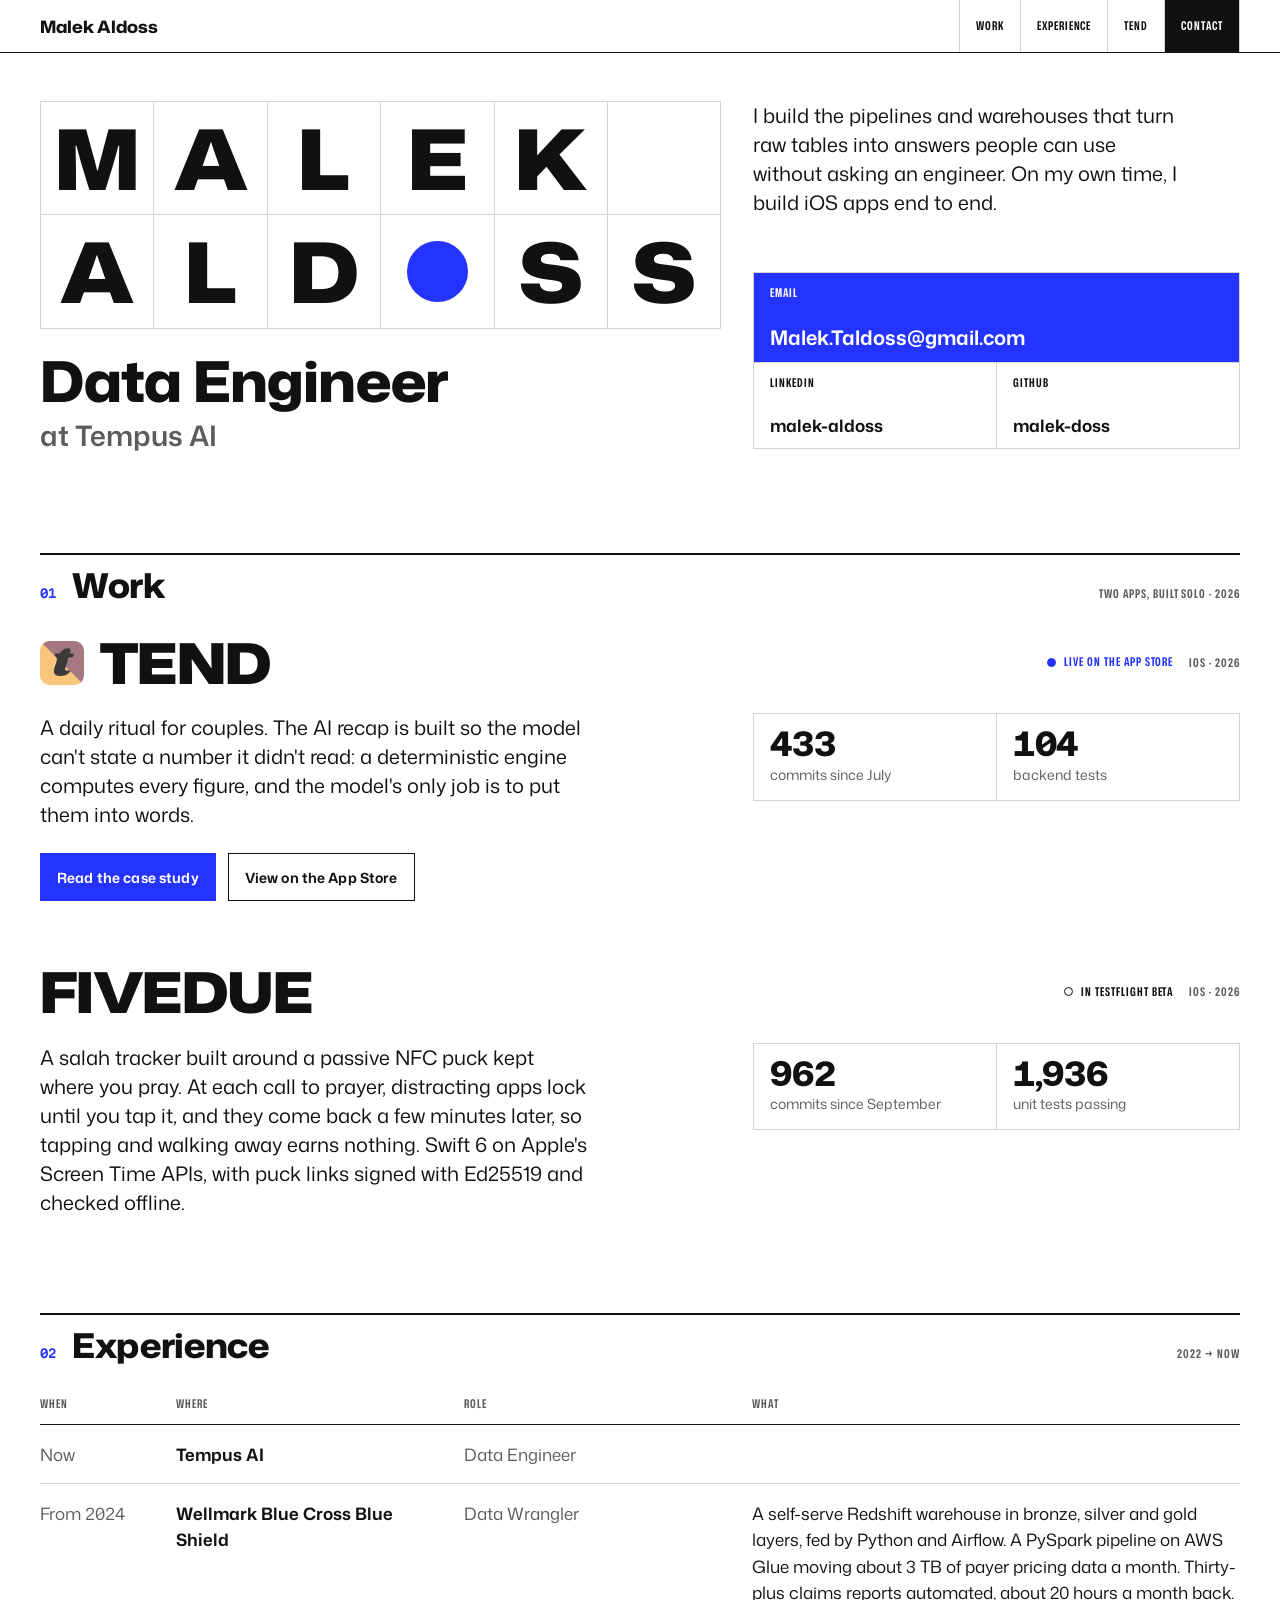
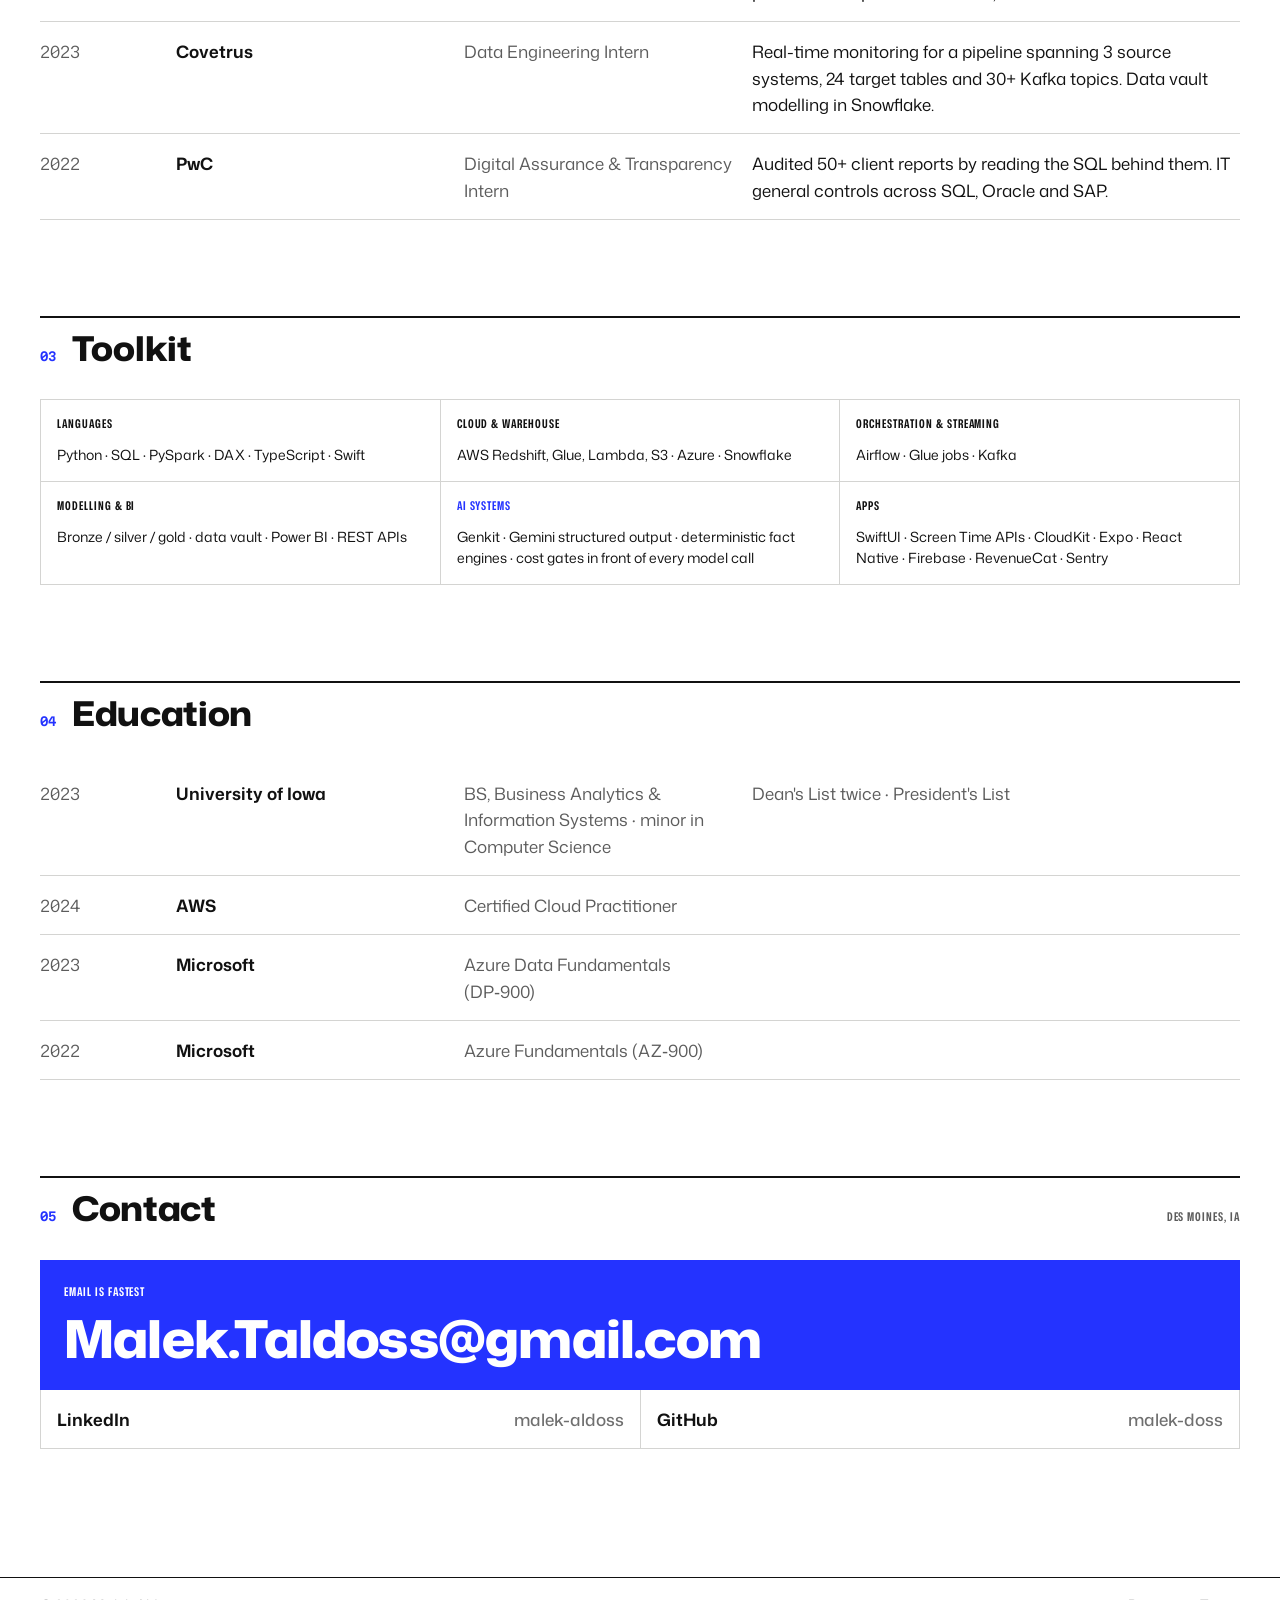
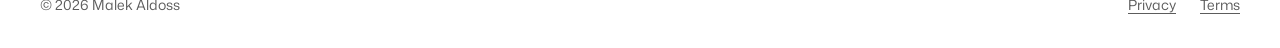
<file: index.html>
<!doctype html>
<html lang="en">
<head>
<meta charset="utf-8">
<meta name="viewport" content="width=device-width, initial-scale=1">
<title>Malek Aldoss — Data Engineer</title>
<meta name="description" content="Data engineer at Tempus AI. Redshift warehouses and Airflow and PySpark pipelines, plus Tend, a live iOS app whose AI recap is built so the model never computes a number.">
<link rel="canonical" href="https://www.malekdoss.com/">
<meta property="og:type" content="website">
<meta property="og:site_name" content="Malek Aldoss">
<meta property="og:title" content="Malek Aldoss — Data Engineer">
<meta property="og:description" content="Pipelines and warehouses at work. Two iOS apps built solo, one of them live on the App Store.">
<meta property="og:url" content="https://www.malekdoss.com/">
<meta property="og:image" content="https://www.malekdoss.com/assets/og.png">
<meta property="og:image:width" content="1200">
<meta property="og:image:height" content="630">
<meta name="twitter:card" content="summary_large_image">
<meta name="theme-color" content="#ffffff">
<link rel="icon" href="/assets/favicon.svg" type="image/svg+xml">
<link rel="apple-touch-icon" href="/assets/apple-touch-icon.png">
<link rel="preconnect" href="https://fonts.googleapis.com">
<link rel="preconnect" href="https://fonts.gstatic.com" crossorigin>
<link rel="stylesheet" href="https://fonts.googleapis.com/css2?family=Martian+Mono:wght@400;600&family=Mona+Sans:wdth,wght@75..125,400..900&display=swap">
<link rel="stylesheet" href="/assets/site.css">
</head>
<body>
<!--
  surface: home
  Pinned by the owner: clean, minimal, utilitarian, modular typography. Symbols and
  pictograms removed on 2026-10-26 as too much; the dot in ALDOSS is the one left.
  White ground, black ink, one ultramarine (#2433FF) for live status and the primary
  action. Everything sits on square modules sharing 1px rules. Each piece of work is
  one sentence and four numbers. Depth lives on /tend.html.
-->


<a class="skip" href="#main">Skip to content</a>

<header class="bar">
  <div class="wrap bar__inner">
    <a class="bar__id" href="/" aria-label="Malek Aldoss, home">
      Malek Aldoss
    </a>
    <nav class="bar__nav" aria-label="Sections">
      <a href="#work">Work</a>
      <a class="nav-opt" href="#experience">Experience</a>
      <a href="/tend.html">Tend</a>
      <a href="#contact">Contact</a>
    </nav>
  </div>
</header>

<main id="main">

  <!-- ===== HERO ===== -->
  <section class="wrap hero">
    <div class="hero__grid">
      <div class="hero__id">
      <h1>
        <span class="vh">Malek Aldoss</span>
        <span class="tiles writes" aria-hidden="true">
          <span class="tile" style="--i:0"><span>M</span></span>
          <span class="tile" style="--i:1"><span>A</span></span>
          <span class="tile" style="--i:2"><span>L</span></span>
          <span class="tile" style="--i:3"><span>E</span></span>
          <span class="tile" style="--i:4"><span>K</span></span>
          <span class="tile" style="--i:5"></span>
          <span class="tile" style="--i:6"><span>A</span></span>
          <span class="tile" style="--i:7"><span>L</span></span>
          <span class="tile" style="--i:8"><span>D</span></span>
          <span class="tile" style="--i:9"><span class="tile__dot"></span></span>
          <span class="tile" style="--i:10"><span>S</span></span>
          <span class="tile" style="--i:11"><span>S</span></span>
        </span>
      </h1>
      <p class="hero__role">Data Engineer<span>at Tempus AI</span></p>
      </div>

      <div class="hero__side">
        <p class="hero__lede">I build the pipelines and warehouses that turn raw tables into
        answers people can use without asking an engineer. On my own time, I build iOS apps
        end to end.</p>
        <ul class="links mod hero__links">
          <li><a class="is-primary" href="mailto:Malek.Taldoss@gmail.com">
            <span class="label">Email</span>
            <span class="links__v">Malek.Taldoss@gmail.com</span>
          </a></li>
          <li><a href="https://www.linkedin.com/in/malek-aldoss/" rel="me noopener">
            <span class="label">LinkedIn</span>
            <span class="links__v">malek-aldoss</span>
          </a></li>
          <li><a href="https://github.com/malek-doss" rel="me noopener">
            <span class="label">GitHub</span>
            <span class="links__v">malek-doss</span>
          </a></li>
        </ul>
      </div>
    </div>

  </section>

  <!-- ===== WORK ===== -->
  <section class="wrap sec" id="work" aria-labelledby="work-h">
    <div class="sec__head">
      <span class="sec__n">01</span>
      <h2 class="sec__title" id="work-h">Work</h2>
      <span class="sec__meta label">Two apps, built solo · 2026</span>
    </div>

    <div class="projs">

      <article class="proj" aria-labelledby="tend-h">
        <header class="proj__head">
          <img class="proj__icon" src="/assets/tend/tend-icon.png" alt="" width="44" height="44">
          <h3 class="proj__name" id="tend-h">Tend</h3>
          <div class="proj__meta">
            <span class="status status--live">Live on the App Store</span>
            <span class="label muted">iOS · 2026</span>
          </div>
        </header>

        <div class="proj__body">
          <div>
            <p class="proj__lede">A daily ritual for couples. The AI recap is built so the
            model can't state a number it didn't read: a deterministic engine computes every
            figure, and the model's only job is to put them into words.</p>
            <div class="actions">
              <a class="btn btn--primary" href="/tend.html">Read the case study</a>
              <a class="btn" href="https://apps.apple.com/us/app/tend-a-daily-couples-ritual/id6794927461" rel="noopener">View on the App Store</a>
            </div>
          </div>
          <dl class="facts mod">
            <div><dt>commits since July</dt><dd>433</dd></div>
            <div><dt>backend tests</dt><dd>104</dd></div>
          </dl>
        </div>
      </article>

      <article class="proj" aria-labelledby="fivedue-h">
        <header class="proj__head">
          <h3 class="proj__name" id="fivedue-h">FiveDue</h3>
          <div class="proj__meta">
            <span class="status">In TestFlight beta</span>
            <span class="label muted">iOS · 2026</span>
          </div>
        </header>

        <div class="proj__body">
          <div>
            <p class="proj__lede">A salah tracker built around a passive NFC puck kept where
            you pray. At each call to prayer, distracting apps lock until you tap it, and they
            come back a few minutes later, so tapping and walking away earns nothing. Swift 6 on
            Apple's Screen Time APIs, with puck links signed with Ed25519 and checked offline.</p>
          </div>
          <dl class="facts mod">
            <div><dt>commits since September</dt><dd>962</dd></div>
            <div><dt>unit tests passing</dt><dd>1,936</dd></div>
          </dl>
        </div>
      </article>

    </div>
  </section>

  <!-- ===== EXPERIENCE ===== -->
  <section class="wrap sec" id="experience" aria-labelledby="exp-h">
    <div class="sec__head">
      <span class="sec__n">02</span>
      <h2 class="sec__title" id="exp-h">Experience</h2>
      <span class="sec__meta label">2022 → now</span>
    </div>

    <table class="ledger">
      <caption class="vh">Professional experience, most recent first</caption>
      <colgroup><col class="c-when"><col class="c-where"><col class="c-role"><col></colgroup>
      <thead>
        <tr><th scope="col" class="label">When</th><th scope="col" class="label">Where</th><th scope="col" class="label">Role</th><th scope="col" class="label">What</th></tr>
      </thead>
      <tbody>
        <tr>
          <td class="when">Now</td>
          <th scope="row">Tempus AI</th>
          <td class="role">Data Engineer</td>
          <td class="what"></td>
        </tr>
        <tr>
          <td class="when">From 2024</td>
          <th scope="row">Wellmark Blue Cross Blue Shield</th>
          <td class="role">Data Wrangler</td>
          <td class="what">A self-serve Redshift warehouse in bronze, silver and gold layers, fed by
          Python and Airflow. A PySpark pipeline on AWS Glue moving about 3&nbsp;TB of payer
          pricing data a month. Thirty-plus claims reports automated, about 20 hours a month
          back.</td>
        </tr>
        <tr>
          <td class="when">2023</td>
          <th scope="row">Covetrus</th>
          <td class="role">Data Engineering Intern</td>
          <td class="what">Real-time monitoring for a pipeline spanning 3 source systems, 24
          target tables and 30+ Kafka topics. Data vault modelling in Snowflake.</td>
        </tr>
        <tr>
          <td class="when">2022</td>
          <th scope="row">PwC</th>
          <td class="role">Digital Assurance &amp; Transparency Intern</td>
          <td class="what">Audited 50+ client reports by reading the SQL behind them. IT general
          controls across SQL, Oracle and SAP.</td>
        </tr>
      </tbody>
    </table>
  </section>

  <!-- ===== TOOLKIT + EDUCATION ===== -->
  <section class="wrap sec" id="toolkit" aria-labelledby="kit-h">
    <div class="sec__head">
      <span class="sec__n">03</span>
      <h2 class="sec__title" id="kit-h">Toolkit</h2>
      <span class="sec__meta label"></span>
    </div>

    <div class="kit mod">
      <div><h3 class="label">Languages</h3><p>Python · SQL · PySpark · DAX · TypeScript · Swift</p></div>
      <div><h3 class="label">Cloud &amp; warehouse</h3><p>AWS Redshift, Glue, Lambda, S3 · Azure · Snowflake</p></div>
      <div><h3 class="label">Orchestration &amp; streaming</h3><p>Airflow · Glue jobs · Kafka</p></div>
      <div><h3 class="label">Modelling &amp; BI</h3><p>Bronze / silver / gold · data vault · Power BI · REST APIs</p></div>
      <div class="is-key"><h3 class="label">AI systems</h3><p>Genkit · Gemini structured output · deterministic fact engines · cost gates in front of every model call</p></div>
      <div><h3 class="label">Apps</h3><p>SwiftUI · Screen Time APIs · CloudKit · Expo · React Native · Firebase · RevenueCat · Sentry</p></div>
    </div>
  </section>

  <section class="wrap sec" id="education" aria-labelledby="edu-h">
    <div class="sec__head">
      <span class="sec__n">04</span>
      <h2 class="sec__title" id="edu-h">Education</h2>
      <span class="sec__meta label"></span>
    </div>

    <table class="ledger">
      <caption class="vh">Education and certifications</caption>
      <colgroup><col class="c-when"><col class="c-where"><col class="c-role"><col></colgroup>
      <tbody>
        <tr>
          <td class="when">2023</td>
          <th scope="row">University of Iowa</th>
          <td class="role">BS, Business Analytics &amp; Information Systems · minor in Computer Science</td>
          <td class="what muted">Dean's List twice · President's List</td>
        </tr>
        <tr>
          <td class="when">2024</td>
          <th scope="row">AWS</th>
          <td class="role">Certified Cloud Practitioner</td>
          <td class="what"></td>
        </tr>
        <tr>
          <td class="when">2023</td>
          <th scope="row">Microsoft</th>
          <td class="role">Azure Data Fundamentals (DP&#8209;900)</td>
          <td class="what"></td>
        </tr>
        <tr>
          <td class="when">2022</td>
          <th scope="row">Microsoft</th>
          <td class="role">Azure Fundamentals (AZ&#8209;900)</td>
          <td class="what"></td>
        </tr>
      </tbody>
    </table>
  </section>

  <!-- ===== CONTACT ===== -->
  <section class="wrap sec" id="contact" aria-labelledby="contact-h">
    <div class="sec__head">
      <span class="sec__n">05</span>
      <h2 class="sec__title" id="contact-h">Contact</h2>
      <span class="sec__meta label">Des Moines, IA</span>
    </div>

    <a class="contact__big" href="mailto:Malek.Taldoss@gmail.com">
      <span>
        <span class="label" style="display:block;margin-bottom:var(--s3)">Email is fastest</span>
        <span class="contact__addr">Malek.Taldoss@gmail.com</span>
      </span>
    </a>
    <div class="contact__row mod">
      <a href="https://www.linkedin.com/in/malek-aldoss/" rel="me noopener"><span>LinkedIn</span><span>malek-aldoss</span></a>
      <a href="https://github.com/malek-doss" rel="me noopener"><span>GitHub</span><span>malek-doss</span></a>
    </div>
  </section>

</main>

<footer class="wrap foot">
  <div class="foot__row">
    <span>© <span id="yr">2026</span> Malek Aldoss</span>
    <a class="foot__push" href="/legal/privacy.html">Privacy</a>
    <a href="/legal/terms.html">Terms</a>
  </div>
</footer>

<script src="/assets/site.js" defer></script>
</body>
</html>
</file>
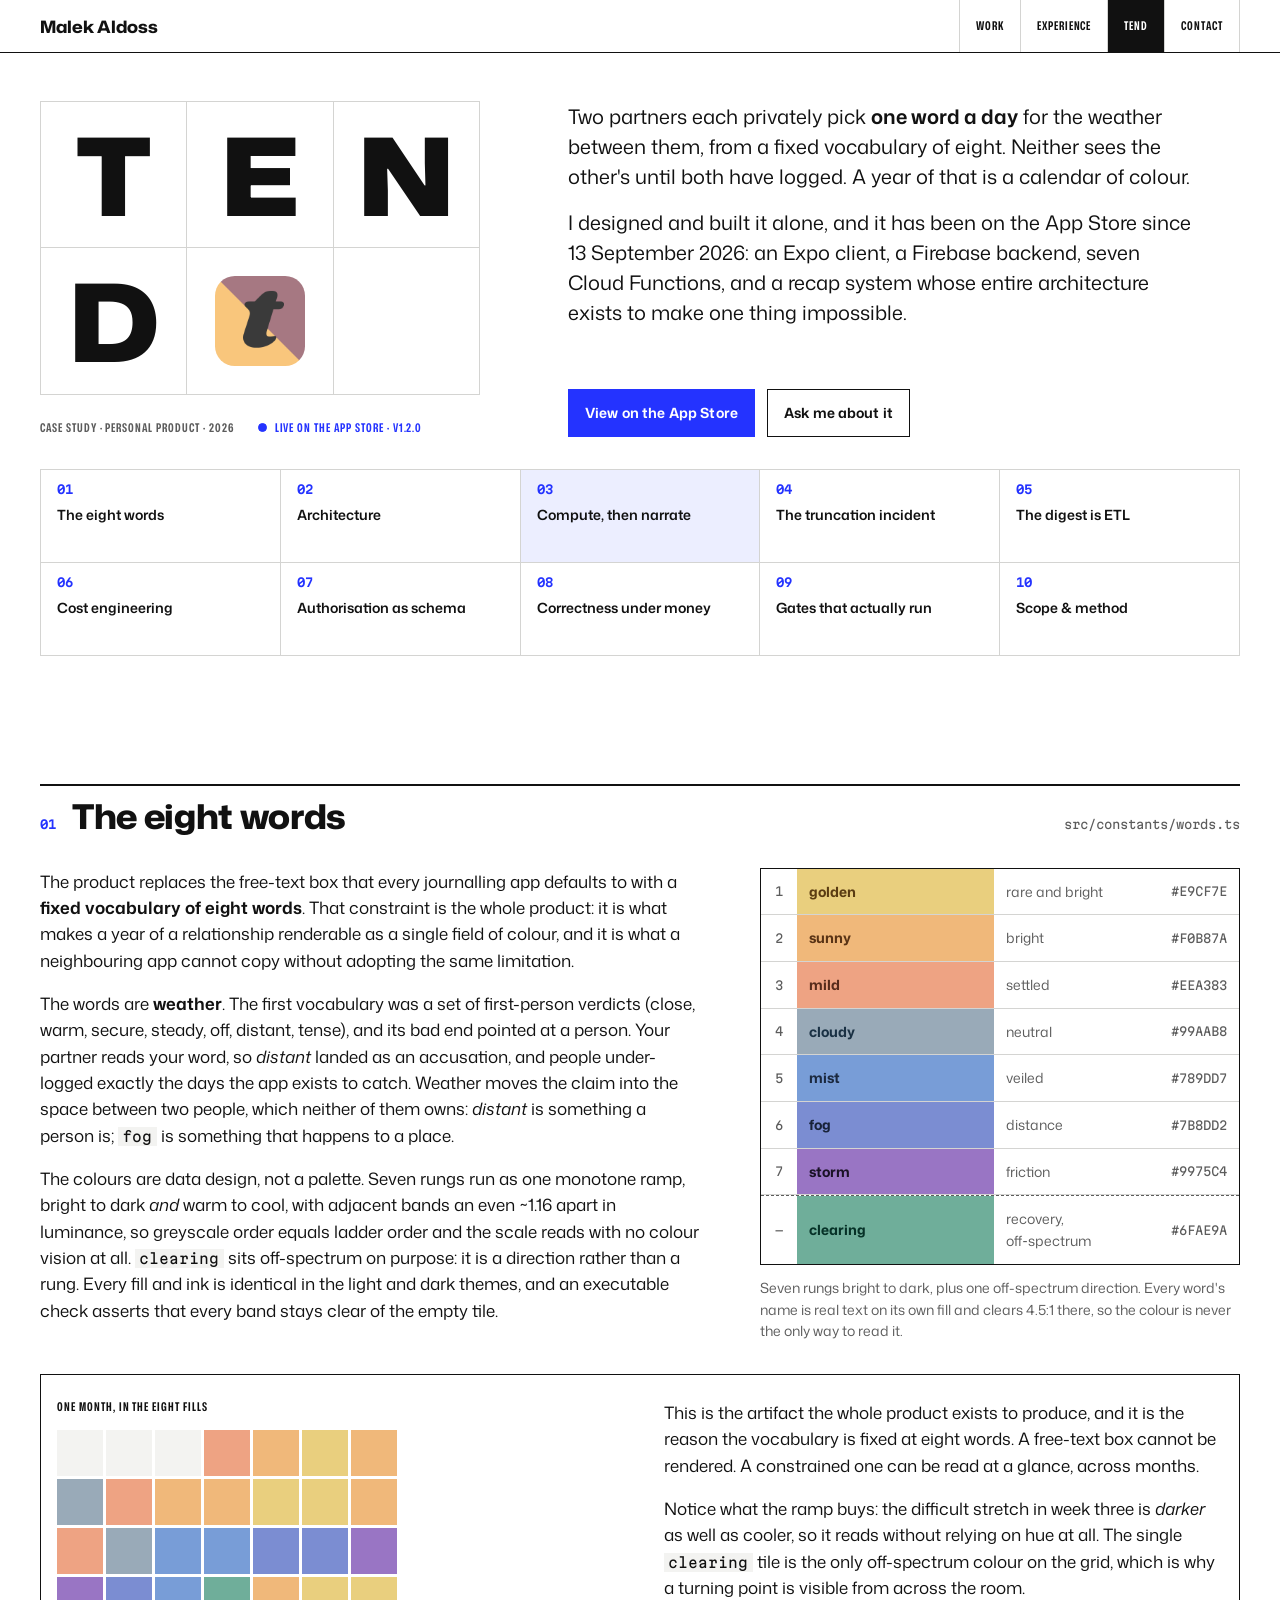
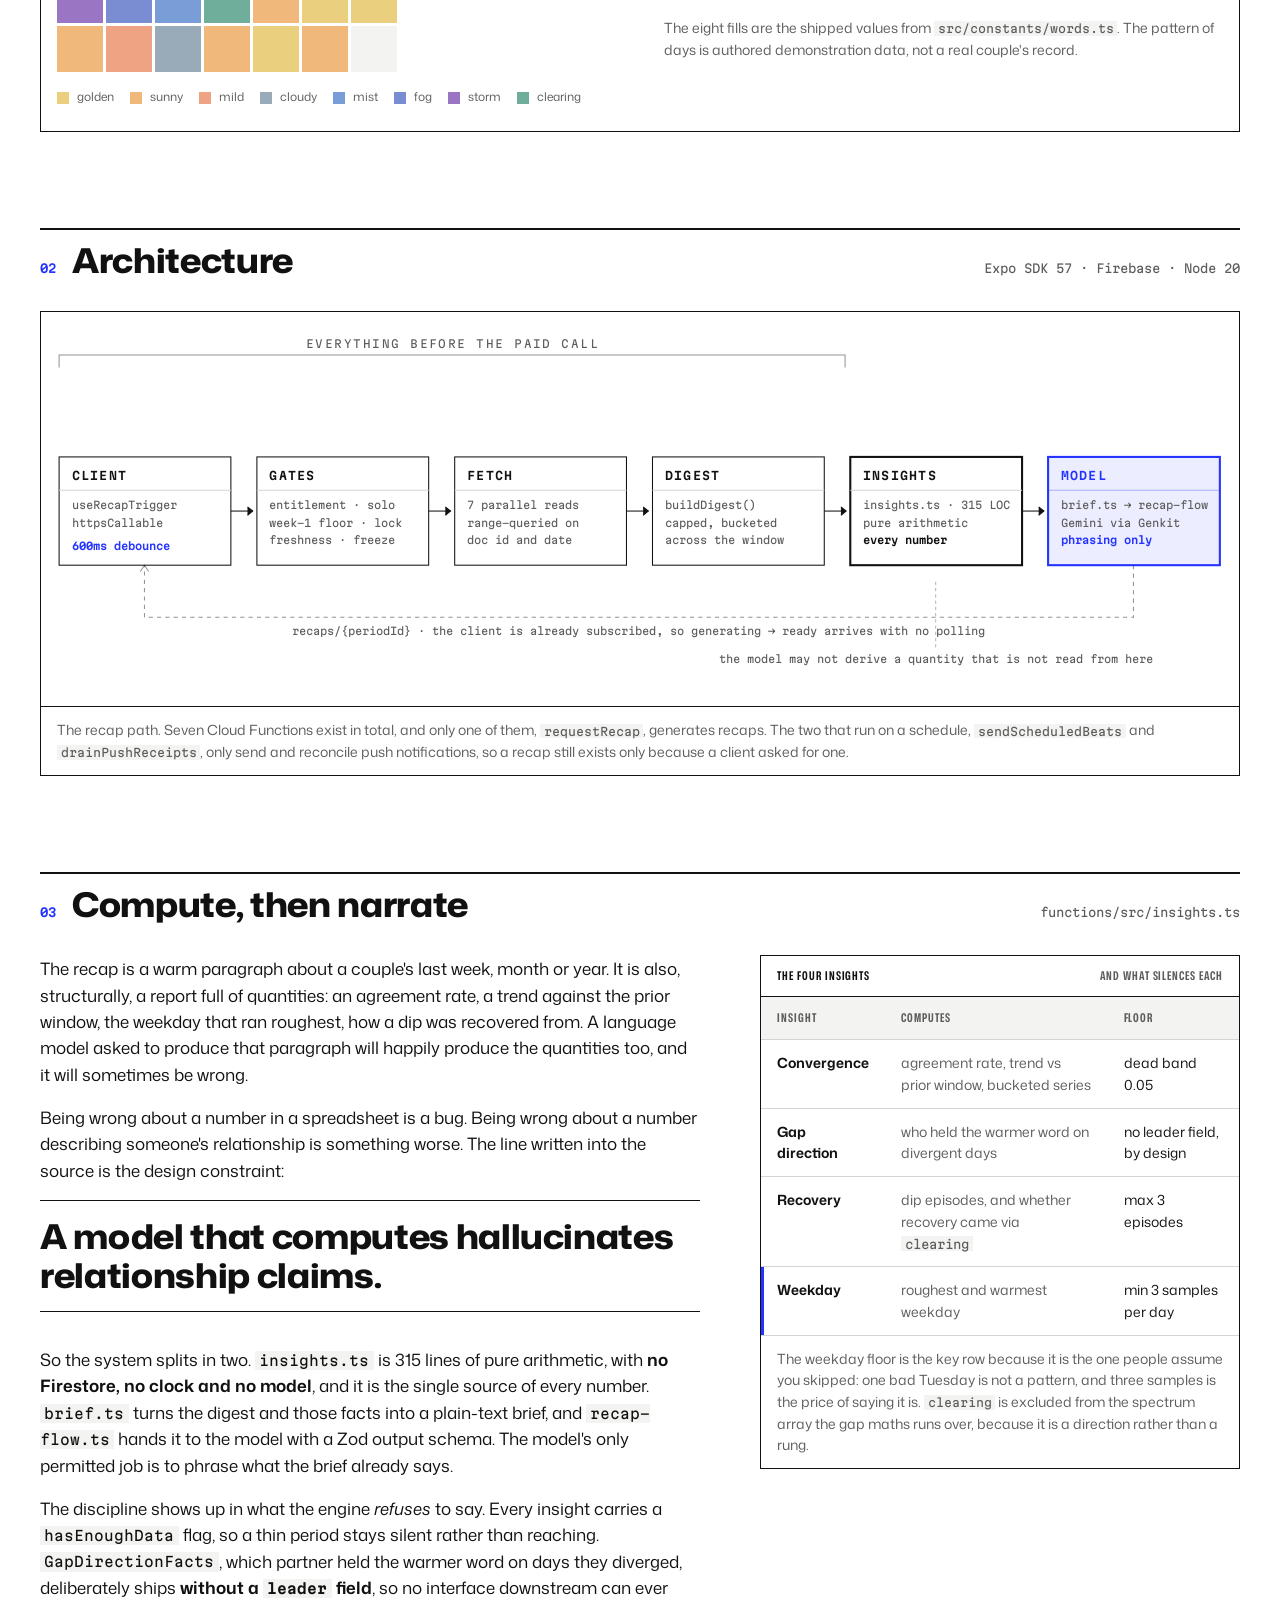
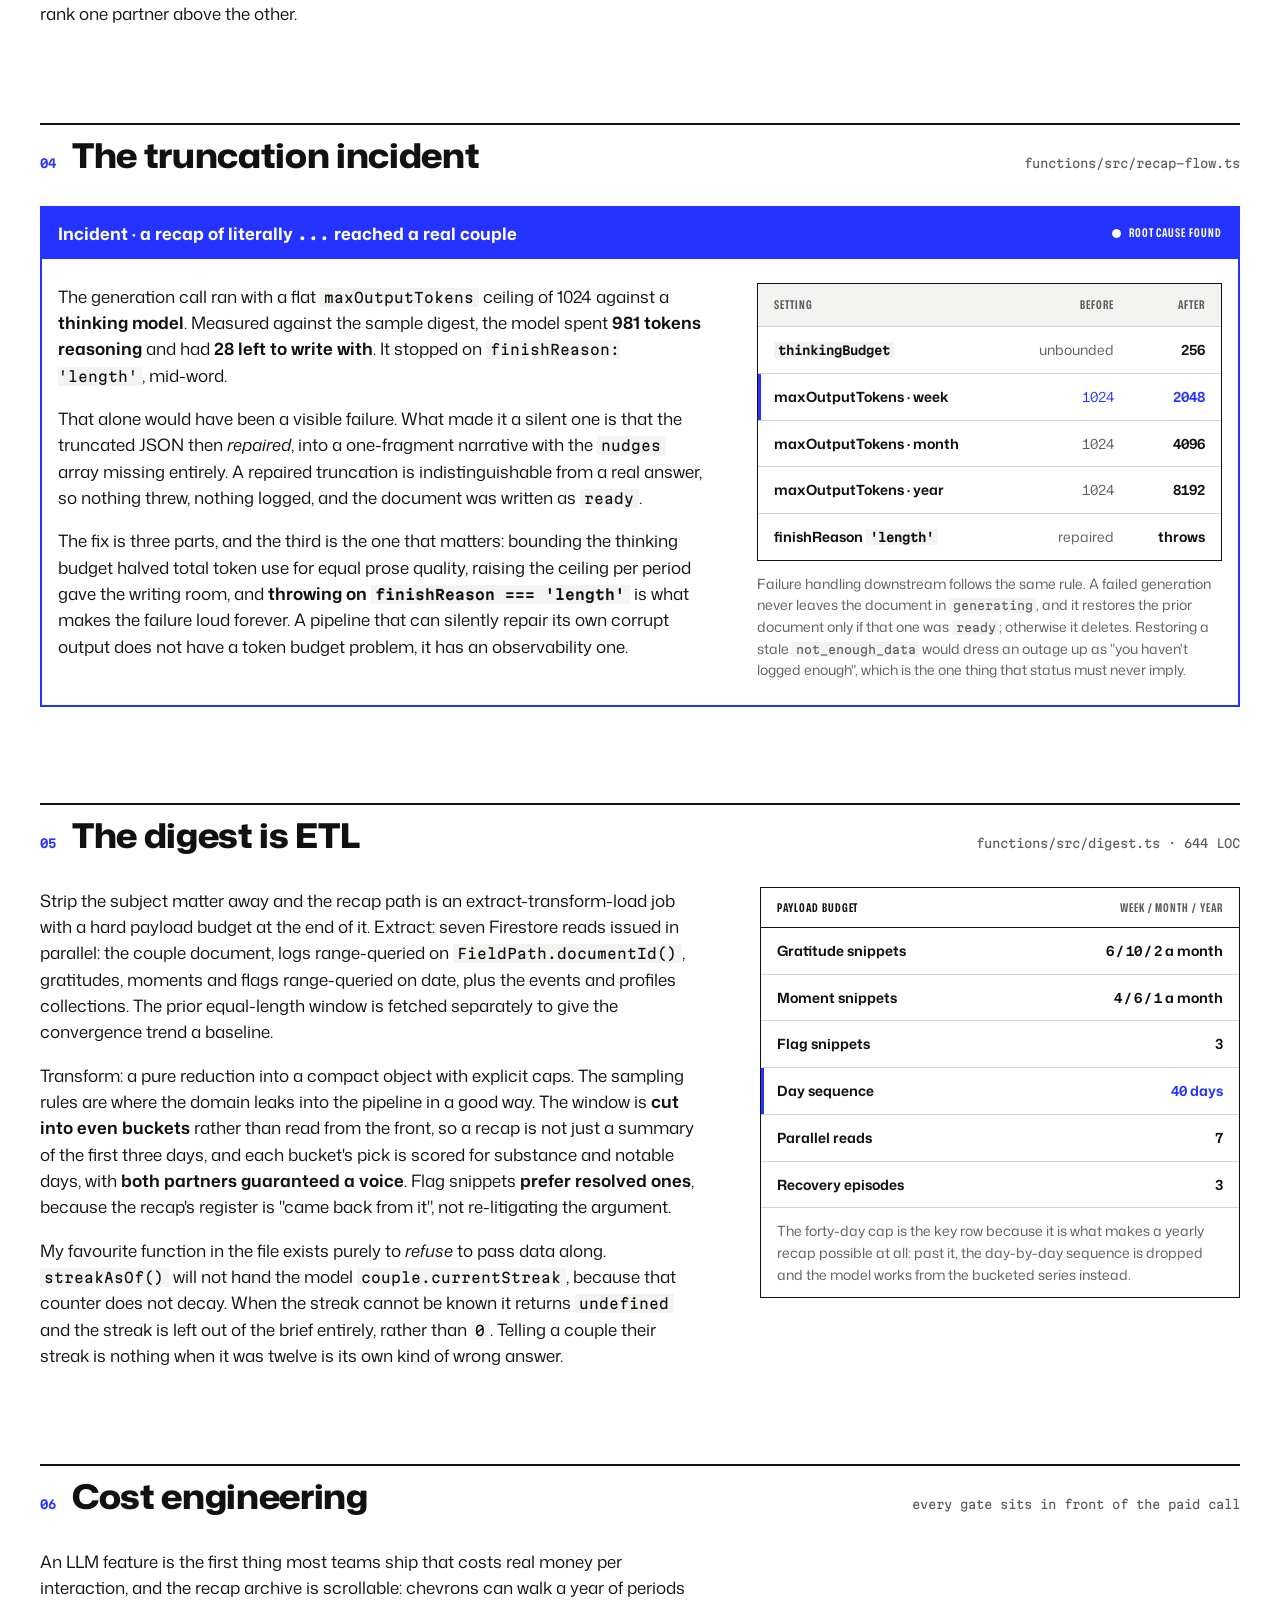
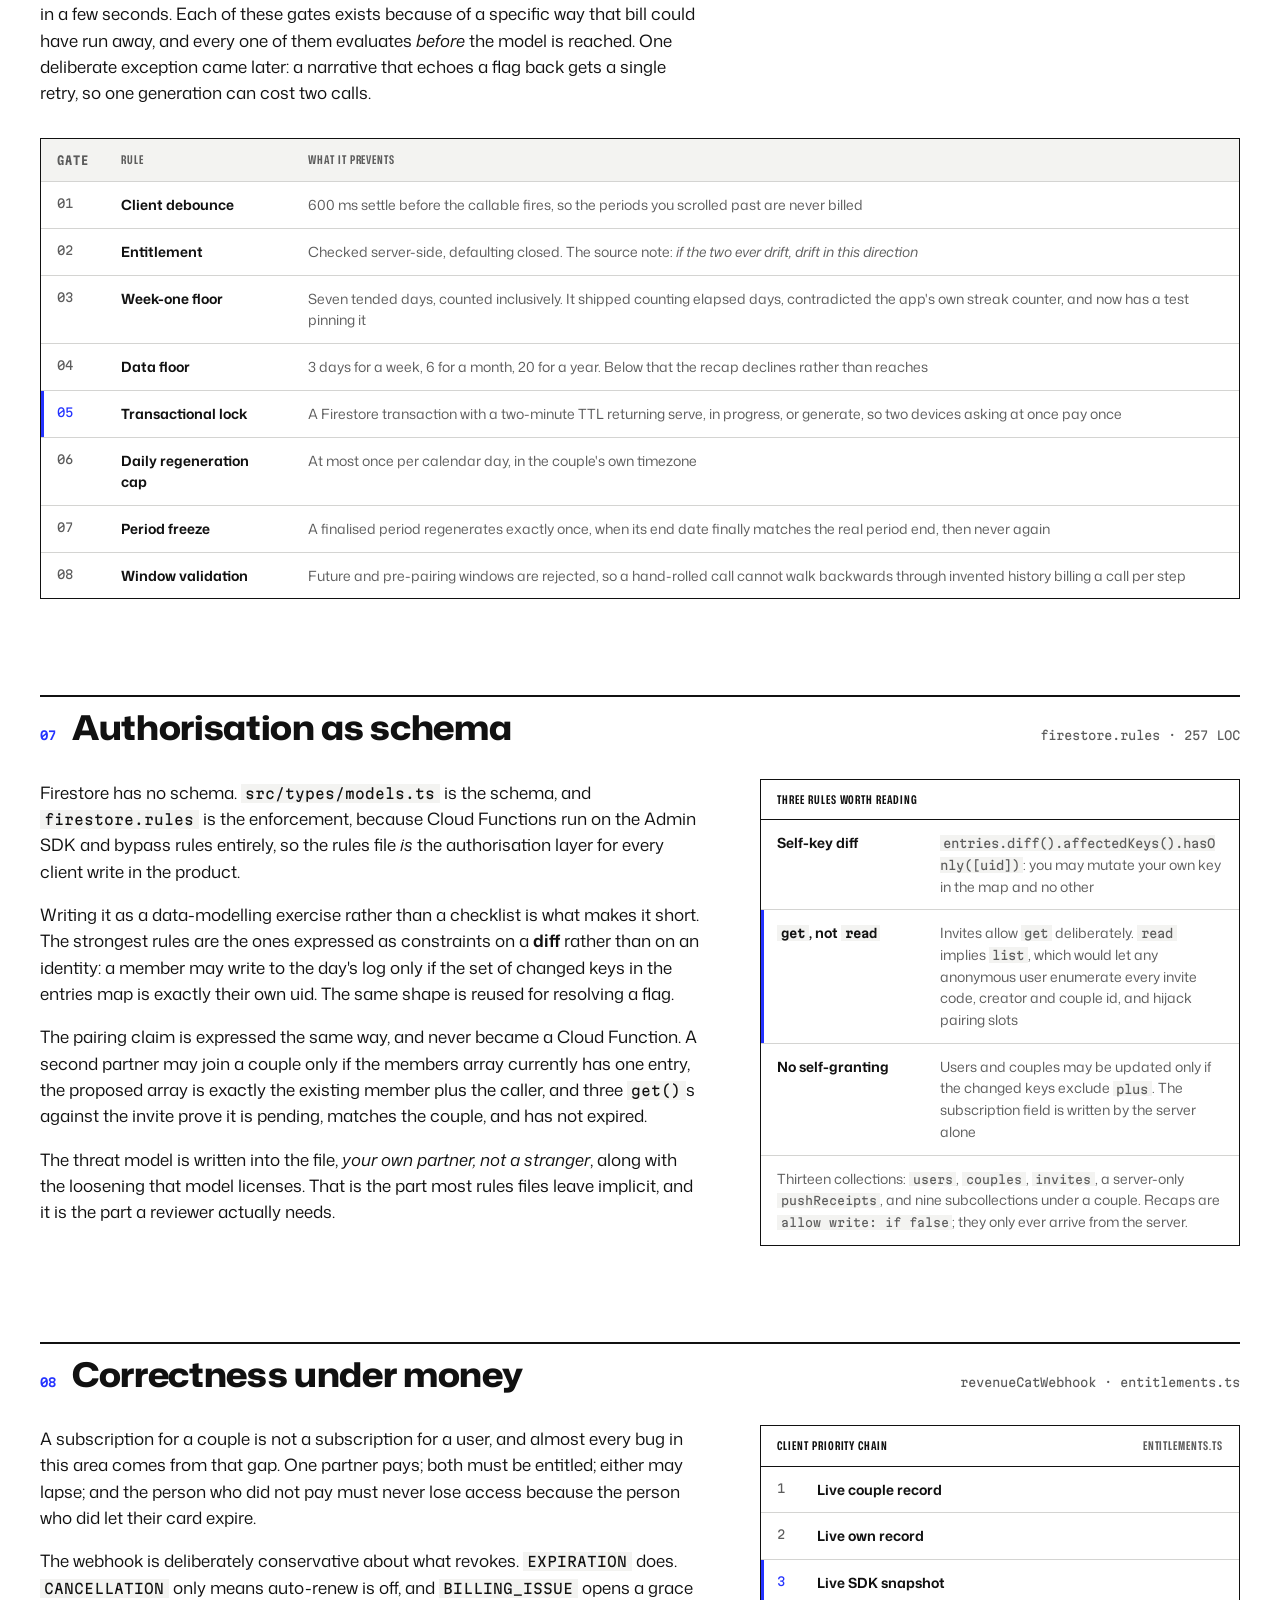
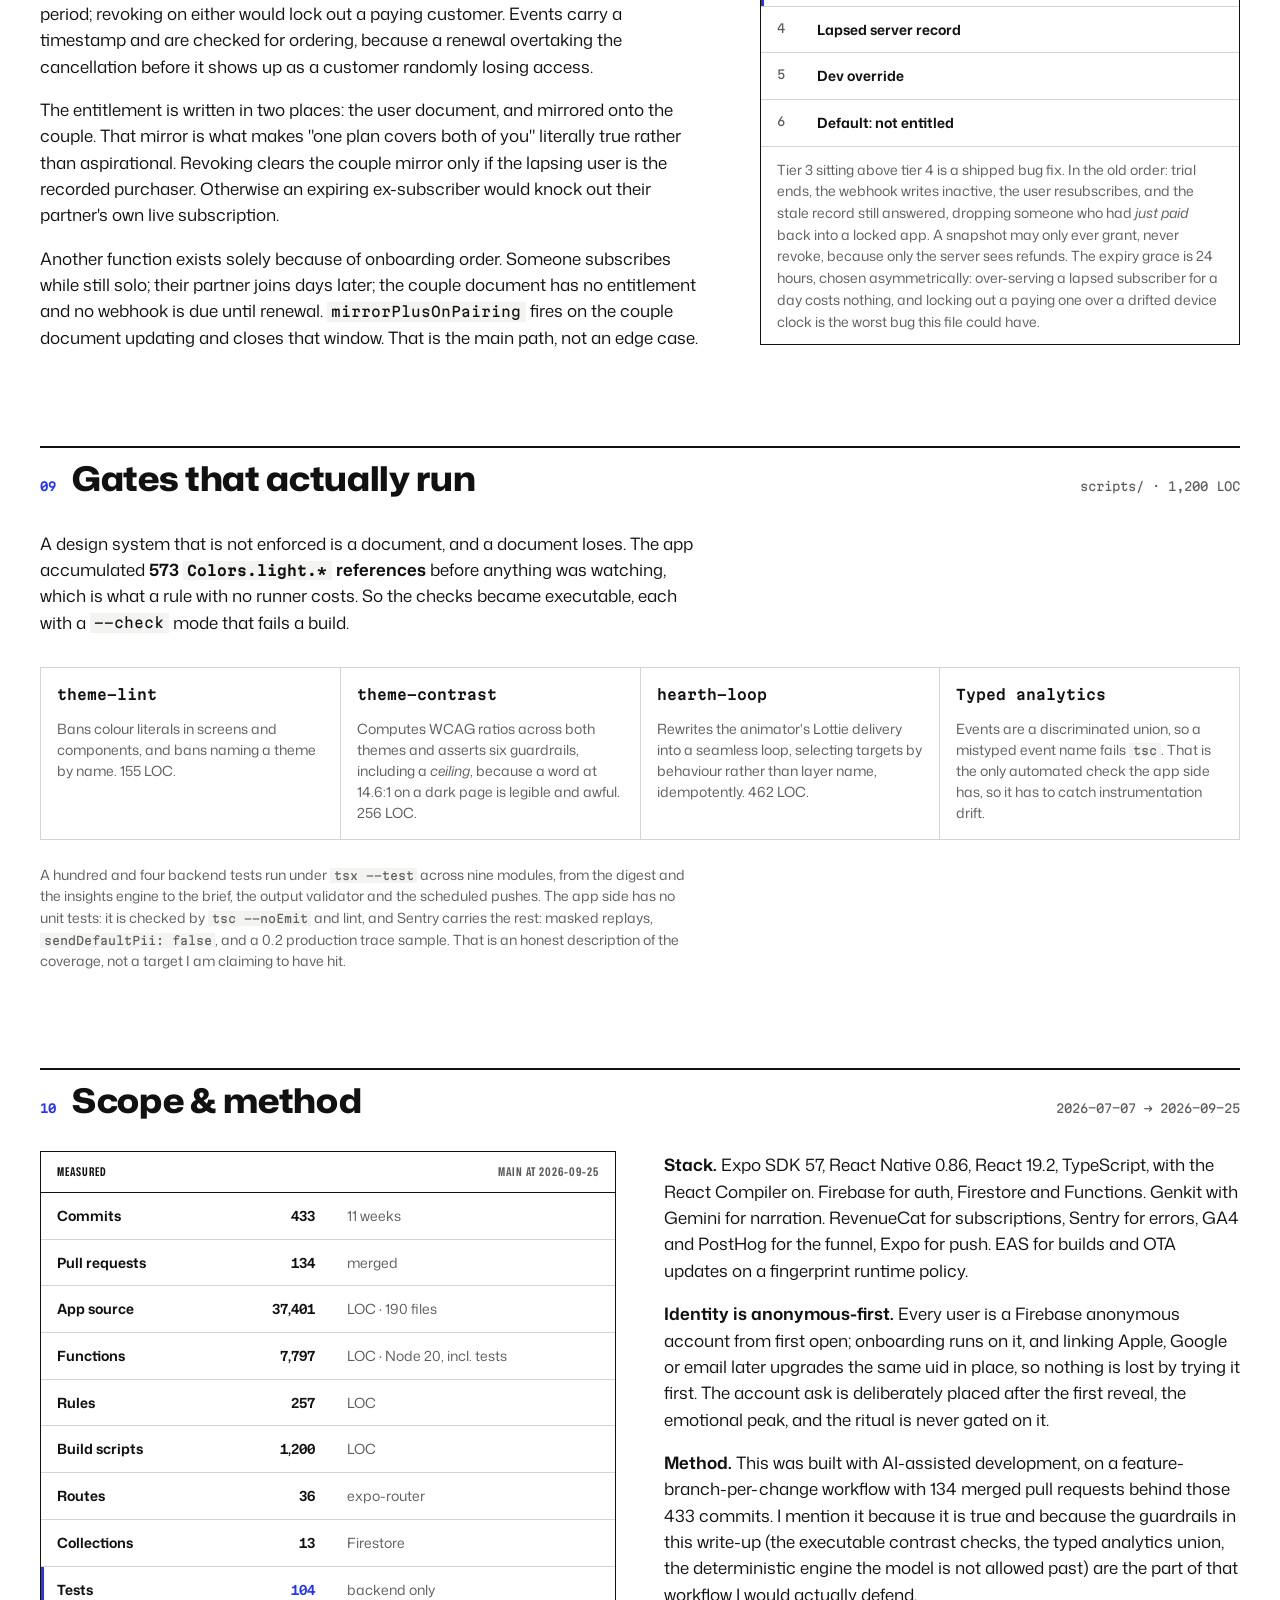
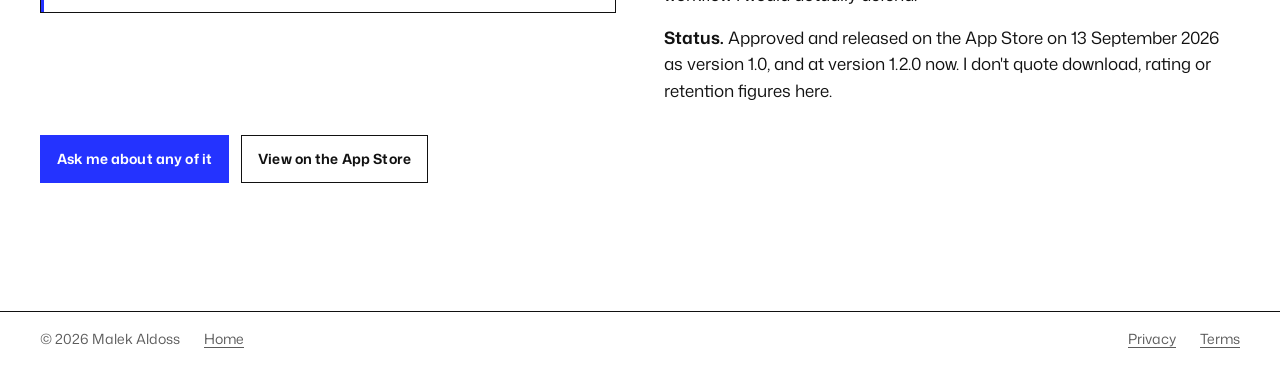
<file: tend.html>
<!doctype html>
<html lang="en">
<head>
<meta charset="utf-8">
<meta name="viewport" content="width=device-width, initial-scale=1">
<title>Tend — Malek Aldoss</title>
<meta name="description" content="How Tend's AI recap is built so the model can never compute: a deterministic engine produces every number, the model only phrases them. Architecture, cost gates, authorisation rules, and the truncation incident.">
<link rel="canonical" href="https://www.malekdoss.com/tend.html">
<meta property="og:type" content="article">
<meta property="og:site_name" content="Malek Aldoss">
<meta property="og:title" content="Tend — a recap system built so the model cannot compute">
<meta property="og:description" content="A deterministic engine produces every number. The model's only permitted job is to phrase what that engine already says.">
<meta property="og:url" content="https://www.malekdoss.com/tend.html">
<meta property="og:image" content="https://www.malekdoss.com/assets/og-tend.png">
<meta property="og:image:width" content="1200">
<meta property="og:image:height" content="630">
<meta name="twitter:card" content="summary_large_image">
<meta name="theme-color" content="#ffffff">
<link rel="icon" href="/assets/favicon.svg" type="image/svg+xml">
<link rel="apple-touch-icon" href="/assets/apple-touch-icon.png">
<link rel="preconnect" href="https://fonts.googleapis.com">
<link rel="preconnect" href="https://fonts.gstatic.com" crossorigin>
<link rel="stylesheet" href="https://fonts.googleapis.com/css2?family=Martian+Mono:wght@400;600&family=Mona+Sans:wdth,wght@75..125,400..900&display=swap">
<link rel="stylesheet" href="/assets/site.css">
</head>
<body>
<!--
  surface: Tend case study (Read)
  Same world as the home page. Facts re-measured against
  malek-doss/tend-app main @ 00692f0 (2026-09-25) on 2026-10-26.
-->


<a class="skip" href="#main">Skip to content</a>

<header class="bar">
  <div class="wrap bar__inner">
    <a class="bar__id" href="/" aria-label="Malek Aldoss, home">
      Malek Aldoss
    </a>
    <nav class="bar__nav" aria-label="Site">
      <a href="/#work">Work</a>
      <a class="nav-opt" href="/#experience">Experience</a>
      <a href="/tend.html" aria-current="page">Tend</a>
      <a href="/#contact">Contact</a>
    </nav>
  </div>
</header>

<main id="main">

  <!-- ===== HEADER ===== -->
  <section class="wrap doc-head">
    <div class="doc-head__grid">
      <div class="doc-head__id">
      <h1>
        <span class="vh">Tend</span>
        <span class="tiles writes" aria-hidden="true">
          <span class="tile" style="--i:0"><span>T</span></span>
          <span class="tile" style="--i:1"><span>E</span></span>
          <span class="tile" style="--i:2"><span>N</span></span>
          <span class="tile" style="--i:3"><span>D</span></span>
          <span class="tile tile--img" style="--i:4"><img src="/assets/tend/tend-icon.png" alt="" width="120" height="120"></span>
          <span class="tile" style="--i:5"></span>
        </span>
      </h1>
      <div class="doc-head__kicker">
        <span class="label muted">Case study · personal product · 2026</span>
        <span class="status status--live">Live on the App Store · v1.2.0</span>
      </div>
      </div>
      <div class="doc-head__side">
        <div class="doc-head__lede">
          <p>Two partners each privately pick <strong>one word a day</strong> for the weather
          between them, from a fixed vocabulary of eight. Neither sees the other's until both
          have logged. A year of that is a calendar of colour.</p>
          <p>I designed and built it alone, and it has been on the App Store since 13 September
          2026: an Expo client, a Firebase backend, seven Cloud Functions, and a recap system
          whose entire architecture exists to make one thing impossible.</p>
        </div>
        <div class="actions">
          <a class="btn btn--primary" href="https://apps.apple.com/us/app/tend-a-daily-couples-ritual/id6794927461" rel="noopener">View on the App Store</a>
          <a class="btn" href="/#contact">Ask me about it</a>
        </div>
      </div>
    </div>

    <nav class="toc mod" aria-label="Contents">
      <a href="#spectrum"><span>01</span>The eight words</a>
      <a href="#architecture"><span>02</span>Architecture</a>
      <a class="is-key" href="#split"><span>03</span>Compute, then narrate</a>
      <a href="#incident"><span>04</span>The truncation incident</a>
      <a href="#digest"><span>05</span>The digest is ETL</a>
      <a href="#cost"><span>06</span>Cost engineering</a>
      <a href="#authz"><span>07</span>Authorisation as schema</a>
      <a href="#money"><span>08</span>Correctness under money</a>
      <a href="#gates"><span>09</span>Gates that actually run</a>
      <a href="#scope"><span>10</span>Scope &amp; method</a>
    </nav>
  </section>

  <!-- ===== 01 SPECTRUM ===== -->
  <section class="wrap dsec" id="spectrum" aria-labelledby="s01">
    <div class="dsec__head">
      <span class="dsec__n">01</span>
      <h2 class="dsec__title" id="s01">The eight words</h2>
      <span class="dsec__src">src/constants/words.ts</span>
    </div>

    <div class="cols">
      <div class="prose">
        <p>The product replaces the free-text box that every journalling app defaults to with a
        <strong>fixed vocabulary of eight words</strong>. That constraint is the whole product:
        it is what makes a year of a relationship renderable as a single field of colour, and
        it is what a neighbouring app cannot copy without adopting the same limitation.</p>
        <p>The words are <strong>weather</strong>. The first vocabulary was a set of
        first-person verdicts (close, warm, secure, steady, off, distant, tense), and its bad
        end pointed at a person. Your partner reads your word, so <em>distant</em> landed as an
        accusation, and people under-logged exactly the days the app exists to catch. Weather
        moves the claim into the space between two people, which neither of them owns:
        <em>distant</em> is something a person is; <code>fog</code> is something that happens
        to a place.</p>
        <p>The colours are data design, not a palette. Seven rungs run as one monotone ramp,
        bright to dark <em>and</em> warm to cool, with adjacent bands an even ~1.16 apart in
        luminance, so greyscale order equals ladder order and the scale reads with no colour
        vision at all. <code>clearing</code> sits off-spectrum on purpose: it is a direction
        rather than a rung. Every fill and ink is identical in the light and dark themes, and
        an executable check asserts that every band stays clear of the empty tile.</p>
      </div>

      <div>
        <div class="spectrum">
          <div class="spectrum__row"><span class="spectrum__i">1</span><span class="spectrum__band" style="background:#E9CF7E;color:#5A3C12">golden</span><span class="spectrum__terr">rare and bright</span><span class="spectrum__hex">#E9CF7E</span></div>
          <div class="spectrum__row"><span class="spectrum__i">2</span><span class="spectrum__band" style="background:#F0B87A;color:#593315">sunny</span><span class="spectrum__terr">bright</span><span class="spectrum__hex">#F0B87A</span></div>
          <div class="spectrum__row"><span class="spectrum__i">3</span><span class="spectrum__band" style="background:#EEA383;color:#572B1B">mild</span><span class="spectrum__terr">settled</span><span class="spectrum__hex">#EEA383</span></div>
          <div class="spectrum__row"><span class="spectrum__i">4</span><span class="spectrum__band" style="background:#99AAB8;color:#1A3144">cloudy</span><span class="spectrum__terr">neutral</span><span class="spectrum__hex">#99AAB8</span></div>
          <div class="spectrum__row"><span class="spectrum__i">5</span><span class="spectrum__band" style="background:#789DD7;color:#1B293F">mist</span><span class="spectrum__terr">veiled</span><span class="spectrum__hex">#789DD7</span></div>
          <div class="spectrum__row"><span class="spectrum__i">6</span><span class="spectrum__band" style="background:#7B8DD2;color:#182238">fog</span><span class="spectrum__terr">distance</span><span class="spectrum__hex">#7B8DD2</span></div>
          <div class="spectrum__row"><span class="spectrum__i">7</span><span class="spectrum__band" style="background:#9975C4;color:#1A1226">storm</span><span class="spectrum__terr">friction</span><span class="spectrum__hex">#9975C4</span></div>
          <div class="spectrum__row spectrum__row--off"><span class="spectrum__i">—</span><span class="spectrum__band" style="background:#6FAE9A;color:#063127">clearing</span><span class="spectrum__terr">recovery, off&#8209;spectrum</span><span class="spectrum__hex">#6FAE9A</span></div>
        </div>
        <p class="note mt-3">Seven rungs bright to dark, plus one off-spectrum direction. Every
        word's name is real text on its own fill and clears 4.5:1 there, so the colour is never
        the only way to read it.</p>
      </div>
    </div>

    <div class="fig mt-6">
      <div class="cols cols--even fig__pad">
        <div>
          <h3 class="label" style="margin-bottom:var(--s4)">One month, in the eight fills</h3>
          <div class="cal" role="img" aria-label="A five-week calendar grid. The first two weeks run golden, sunny and mild. The third week drifts through cloudy, mist and fog into storm. A clearing day in the fourth week turns it, and the last week returns to sunny and golden.">
          <i></i>
          <i></i>
          <i></i>
          <i style="background:#EEA383"></i>
          <i style="background:#F0B87A"></i>
          <i style="background:#E9CF7E"></i>
          <i style="background:#F0B87A"></i>
          <i style="background:#99AAB8"></i>
          <i style="background:#EEA383"></i>
          <i style="background:#F0B87A"></i>
          <i style="background:#F0B87A"></i>
          <i style="background:#E9CF7E"></i>
          <i style="background:#E9CF7E"></i>
          <i style="background:#F0B87A"></i>
          <i style="background:#EEA383"></i>
          <i style="background:#99AAB8"></i>
          <i style="background:#789DD7"></i>
          <i style="background:#789DD7"></i>
          <i style="background:#7B8DD2"></i>
          <i style="background:#7B8DD2"></i>
          <i style="background:#9975C4"></i>
          <i style="background:#9975C4"></i>
          <i style="background:#7B8DD2"></i>
          <i style="background:#789DD7"></i>
          <i style="background:#6FAE9A"></i>
          <i style="background:#F0B87A"></i>
          <i style="background:#E9CF7E"></i>
          <i style="background:#E9CF7E"></i>
          <i style="background:#F0B87A"></i>
          <i style="background:#EEA383"></i>
          <i style="background:#99AAB8"></i>
          <i style="background:#F0B87A"></i>
          <i style="background:#E9CF7E"></i>
          <i style="background:#F0B87A"></i>
          <i></i>
          </div>
          <div class="calkey">
          <span><b style="background:#E9CF7E"></b>golden</span>
          <span><b style="background:#F0B87A"></b>sunny</span>
          <span><b style="background:#EEA383"></b>mild</span>
          <span><b style="background:#99AAB8"></b>cloudy</span>
          <span><b style="background:#789DD7"></b>mist</span>
          <span><b style="background:#7B8DD2"></b>fog</span>
          <span><b style="background:#9975C4"></b>storm</span>
          <span><b style="background:#6FAE9A"></b>clearing</span>
          </div>
        </div>
        <div class="prose">
          <p>This is the artifact the whole product exists to produce, and it is the reason the
          vocabulary is fixed at eight words. A free-text box cannot be rendered. A constrained
          one can be read at a glance, across months.</p>
          <p>Notice what the ramp buys: the difficult stretch in week three is
          <em>darker</em> as well as cooler, so it reads without relying on hue at all. The single
          <code>clearing</code> tile is the only off-spectrum colour on the grid, which is why a
          turning point is visible from across the room.</p>
          <p class="note">The eight fills are the shipped values from
          <code>src/constants/words.ts</code>. The pattern of days is authored demonstration
          data, not a real couple's record.</p>
        </div>
      </div>
    </div>
  </section>

  <!-- ===== 02 ARCHITECTURE ===== -->
  <section class="wrap dsec" id="architecture" aria-labelledby="s02">
    <div class="dsec__head">
      <span class="dsec__n">02</span>
      <h2 class="dsec__title" id="s02">Architecture</h2>
      <span class="dsec__src">Expo SDK 57 · Firebase · Node 20</span>
    </div>

    <figure class="fig">
      <div class="scroll-x">
      <svg viewBox="0 0 1120 340" role="img" aria-labelledby="archTitle archDesc" style="padding:20px 16px;min-width:820px">
        <title id="archTitle">The recap generation path</title>
        <desc id="archDesc">A left-to-right pipeline of six stages. The client fires a callable
        with a 600 millisecond debounce. The Cloud Function first runs its gates (entitlement,
        the week-one floor, a transactional lock and a freshness check), all of which sit before
        any paid call. It then fetches seven Firestore reads in parallel, reduces them to a
        capped digest, computes every number in a deterministic insights engine, and only then
        hands the model a bounded plain-text brief to phrase. The result is written to a recaps
        document, which the client is already subscribed to.</desc>

        <g font-family="Martian Mono, ui-monospace, monospace" fill="#111111">

          <path d="M2 34 L2 22 L757 22 L757 34" fill="none" stroke="#111111" stroke-opacity="0.45" stroke-width="1"/>
          <text x="380" y="15" font-size="10.5" letter-spacing="1.4" text-anchor="middle" fill="#5c5c5c">EVERYTHING BEFORE THE PAID CALL</text>

          <rect x="2" y="120" width="165" height="104" fill="#ffffff" stroke="#111111" stroke-width="1"/>
          <text x="14" y="142" font-size="11" font-weight="600" letter-spacing="1.2">CLIENT</text>
          <line x1="2" y1="152" x2="167" y2="152" stroke="#d4d4d2"/>
          <text x="14" y="170" font-size="10" fill="#5c5c5c">useRecapTrigger</text>
          <text x="14" y="187" font-size="10" fill="#5c5c5c">httpsCallable</text>
          <text x="14" y="209" font-size="10" fill="#2433ff" font-weight="600">600ms debounce</text>

          <rect x="192" y="120" width="165" height="104" fill="#ffffff" stroke="#111111" stroke-width="1"/>
          <text x="204" y="142" font-size="11" font-weight="600" letter-spacing="1.2">GATES</text>
          <line x1="192" y1="152" x2="357" y2="152" stroke="#d4d4d2"/>
          <text x="204" y="170" font-size="10" fill="#5c5c5c">entitlement · solo</text>
          <text x="204" y="187" font-size="10" fill="#5c5c5c">week-1 floor · lock</text>
          <text x="204" y="204" font-size="10" fill="#5c5c5c">freshness · freeze</text>

          <rect x="382" y="120" width="165" height="104" fill="#ffffff" stroke="#111111" stroke-width="1"/>
          <text x="394" y="142" font-size="11" font-weight="600" letter-spacing="1.2">FETCH</text>
          <line x1="382" y1="152" x2="547" y2="152" stroke="#d4d4d2"/>
          <text x="394" y="170" font-size="10" fill="#5c5c5c">7 parallel reads</text>
          <text x="394" y="187" font-size="10" fill="#5c5c5c">range-queried on</text>
          <text x="394" y="204" font-size="10" fill="#5c5c5c">doc id and date</text>

          <rect x="572" y="120" width="165" height="104" fill="#ffffff" stroke="#111111" stroke-width="1"/>
          <text x="584" y="142" font-size="11" font-weight="600" letter-spacing="1.2">DIGEST</text>
          <line x1="572" y1="152" x2="737" y2="152" stroke="#d4d4d2"/>
          <text x="584" y="170" font-size="10" fill="#5c5c5c">buildDigest()</text>
          <text x="584" y="187" font-size="10" fill="#5c5c5c">capped, bucketed</text>
          <text x="584" y="204" font-size="10" fill="#5c5c5c">across the window</text>

          <rect x="762" y="120" width="165" height="104" fill="#ffffff" stroke="#111111" stroke-width="2"/>
          <text x="774" y="142" font-size="11" font-weight="600" letter-spacing="1.2">INSIGHTS</text>
          <line x1="762" y1="152" x2="927" y2="152" stroke="#d4d4d2"/>
          <text x="774" y="170" font-size="10" fill="#5c5c5c">insights.ts · 315 LOC</text>
          <text x="774" y="187" font-size="10" fill="#5c5c5c">pure arithmetic</text>
          <text x="774" y="204" font-size="10" font-weight="600">every number</text>

          <rect x="952" y="120" width="165" height="104" fill="#eceeff" stroke="#2433ff" stroke-width="2"/>
          <text x="964" y="142" font-size="11" font-weight="600" letter-spacing="1.2" fill="#2433ff">MODEL</text>
          <line x1="952" y1="152" x2="1117" y2="152" stroke="#2433ff" stroke-opacity="0.35"/>
          <text x="964" y="170" font-size="10" fill="#5c5c5c">brief.ts → recap-flow</text>
          <text x="964" y="187" font-size="10" fill="#5c5c5c">Gemini via Genkit</text>
          <text x="964" y="204" font-size="10" font-weight="600" fill="#2433ff">phrasing only</text>

          <g stroke="#111111" stroke-width="1" fill="none">
            <path d="M167 172 L188 172"/><path d="M183 168 L188 172 L183 176" fill="#111111"/>
            <path d="M357 172 L378 172"/><path d="M373 168 L378 172 L373 176" fill="#111111"/>
            <path d="M547 172 L568 172"/><path d="M563 168 L568 172 L563 176" fill="#111111"/>
            <path d="M737 172 L758 172"/><path d="M753 168 L758 172 L753 176" fill="#111111"/>
            <path d="M927 172 L948 172"/><path d="M943 168 L948 172 L943 176" fill="#111111"/>
          </g>

          <path d="M1034 224 L1034 274 L84 274 L84 224" fill="none" stroke="#111111" stroke-opacity="0.45" stroke-width="1" stroke-dasharray="4 4"/>
          <path d="M80 230 L84 224 L88 230" fill="none" stroke="#111111" stroke-opacity="0.45"/>
          <text x="559" y="291" font-size="10" text-anchor="middle" fill="#5c5c5c">recaps/{periodId} · the client is already subscribed, so generating → ready arrives with no polling</text>

          <text x="844" y="318" font-size="10" text-anchor="middle" fill="#5c5c5c">the model may not derive a quantity that is not read from here</text>
          <path d="M844 240 L844 306" stroke="#111111" stroke-opacity="0.3" stroke-width="1" stroke-dasharray="3 3"/>
        </g>
      </svg>
      </div>
      <figcaption class="fig__cap">
        The recap path. Seven Cloud Functions exist in total, and only one of them,
        <code>requestRecap</code>, generates recaps. The two that run on a schedule,
        <code>sendScheduledBeats</code> and <code>drainPushReceipts</code>, only send and
        reconcile push notifications, so a recap still exists only because a client asked for
        one.
      </figcaption>
    </figure>
  </section>

  <!-- ===== 03 THE SPLIT ===== -->
  <section class="wrap dsec" id="split" aria-labelledby="s03">
    <div class="dsec__head">
      <span class="dsec__n">03</span>
      <h2 class="dsec__title" id="s03">Compute, then narrate</h2>
      <span class="dsec__src">functions/src/insights.ts</span>
    </div>

    <div class="cols">
      <div class="prose">
        <p>The recap is a warm paragraph about a couple's last week, month or year. It is also,
        structurally, a report full of quantities: an agreement rate, a trend against the prior
        window, the weekday that ran roughest, how a dip was recovered from. A language model
        asked to produce that paragraph will happily produce the quantities too, and it will
        sometimes be wrong.</p>
        <p>Being wrong about a number in a spreadsheet is a bug. Being wrong about a number
        describing someone's relationship is something worse. The line written into the source
        is the design constraint:</p>
        <p class="quote">A model that computes hallucinates relationship claims.</p>
        <p>So the system splits in two. <code>insights.ts</code> is 315 lines of pure
        arithmetic, with <strong>no Firestore, no clock and no model</strong>, and it is the
        single source of every number. <code>brief.ts</code> turns the digest and those facts
        into a plain-text brief, and <code>recap-flow.ts</code> hands it to the model with a Zod
        output schema. The model's only permitted job is to phrase what the brief already
        says.</p>
        <p>The discipline shows up in what the engine <em>refuses</em> to say. Every insight
        carries a <code>hasEnoughData</code> flag, so a thin period stays silent rather than
        reaching. <code>GapDirectionFacts</code>, which partner held the warmer word on days
        they diverged, deliberately ships <strong>without a <code>leader</code> field</strong>,
        so no interface downstream can ever rank one partner above the other.</p>
      </div>

      <div class="box">
        <div class="box__head">
          <h3 class="label">The four insights</h3>
          <span class="label muted">and what silences each</span>
        </div>
        <div class="scroll-x"><table class="dt dt--narrow">
          <thead><tr><th scope="col">Insight</th><th scope="col">Computes</th><th scope="col">Floor</th></tr></thead>
          <tbody>
            <tr>
              <th scope="row">Convergence</th>
              <td class="d">agreement rate, trend vs prior window, bucketed series</td>
              <td>dead band 0.05</td>
            </tr>
            <tr>
              <th scope="row">Gap direction</th>
              <td class="d">who held the warmer word on divergent days</td>
              <td>no leader field, by design</td>
            </tr>
            <tr>
              <th scope="row">Recovery</th>
              <td class="d">dip episodes, and whether recovery came via <code>clearing</code></td>
              <td>max 3 episodes</td>
            </tr>
            <tr class="is-key">
              <th scope="row">Weekday</th>
              <td class="d">roughest and warmest weekday</td>
              <td>min 3 samples per day</td>
            </tr>
          </tbody>
        </table></div>
        <p class="note note--pad">The weekday floor is the key row because it is the one people
        assume you skipped: one bad Tuesday is not a pattern, and three samples is the price of
        saying it is. <code>clearing</code> is excluded from the spectrum array the gap maths
        runs over, because it is a direction rather than a rung.</p>
      </div>
    </div>
  </section>

  <!-- ===== 04 INCIDENT ===== -->
  <section class="wrap dsec" id="incident" aria-labelledby="s04">
    <div class="dsec__head">
      <span class="dsec__n">04</span>
      <h2 class="dsec__title" id="s04">The truncation incident</h2>
      <span class="dsec__src">functions/src/recap-flow.ts</span>
    </div>

    <div class="alert">
      <div class="alert__head">
        <h3>Incident · a recap of literally <code>...</code> reached a real couple</h3>
        <span class="status status--live">Root cause found</span>
      </div>
      <div class="alert__body">
        <div class="cols">
          <div class="prose">
            <p>The generation call ran with a flat <code>maxOutputTokens</code> ceiling of 1024
            against a <strong>thinking model</strong>. Measured against the sample digest, the
            model spent <strong>981 tokens reasoning</strong> and had <strong>28 left to write
            with</strong>. It stopped on <code>finishReason: 'length'</code>, mid-word.</p>
            <p>That alone would have been a visible failure. What made it a silent one is that
            the truncated JSON then <em>repaired</em>, into a one-fragment narrative with the
            <code>nudges</code> array missing entirely. A repaired truncation is
            indistinguishable from a real answer, so nothing threw, nothing logged, and the
            document was written as <code>ready</code>.</p>
            <p>The fix is three parts, and the third is the one that matters: bounding the
            thinking budget halved total token use for equal prose quality, raising the ceiling
            per period gave the writing room, and <strong>throwing on
            <code>finishReason === 'length'</code></strong> is what makes the failure loud
            forever. A pipeline that can silently repair its own corrupt output does not have a
            token budget problem, it has an observability one.</p>
          </div>
          <div>
            <div class="box">
              <div class="scroll-x"><table class="dt dt--narrow">
                <thead><tr><th scope="col">Setting</th><th scope="col" class="num">Before</th><th scope="col" class="num">After</th></tr></thead>
                <tbody>
                  <tr><th scope="row"><code>thinkingBudget</code></th><td class="num was">unbounded</td><td class="num">256</td></tr>
                  <tr class="is-key"><th scope="row">maxOutputTokens · week</th><td class="num was">1024</td><td class="num">2048</td></tr>
                  <tr><th scope="row">maxOutputTokens · month</th><td class="num was">1024</td><td class="num">4096</td></tr>
                  <tr><th scope="row">maxOutputTokens · year</th><td class="num was">1024</td><td class="num">8192</td></tr>
                  <tr><th scope="row">finishReason <code>'length'</code></th><td class="num was">repaired</td><td class="num">throws</td></tr>
                </tbody>
              </table></div>
            </div>
            <p class="note mt-3">Failure handling downstream follows the same rule. A failed
            generation never leaves the document in <code>generating</code>, and it restores the
            prior document only if that one was <code>ready</code>; otherwise it deletes.
            Restoring a stale <code>not_enough_data</code> would dress an outage up as "you
            haven't logged enough", which is the one thing that status must never imply.</p>
          </div>
        </div>
      </div>
    </div>
  </section>

  <!-- ===== 05 DIGEST ===== -->
  <section class="wrap dsec" id="digest" aria-labelledby="s05">
    <div class="dsec__head">
      <span class="dsec__n">05</span>
      <h2 class="dsec__title" id="s05">The digest is ETL</h2>
      <span class="dsec__src">functions/src/digest.ts · 644 LOC</span>
    </div>

    <div class="cols">
      <div class="prose">
        <p>Strip the subject matter away and the recap path is an extract-transform-load job
        with a hard payload budget at the end of it. Extract: seven Firestore reads issued in
        parallel: the couple document, logs range-queried on <code>FieldPath.documentId()</code>,
        gratitudes, moments and flags range-queried on date, plus the events and profiles
        collections. The prior equal-length window is fetched separately to give the
        convergence trend a baseline.</p>
        <p>Transform: a pure reduction into a compact object with explicit caps. The sampling
        rules are where the domain leaks into the pipeline in a good way. The window is
        <strong>cut into even buckets</strong> rather than read from the front, so a recap is
        not just a summary of the first three days, and each bucket's pick is scored for
        substance and notable days, with <strong>both partners guaranteed a voice</strong>.
        Flag snippets <strong>prefer resolved ones</strong>, because the recap's register is
        "came back from it", not re-litigating the argument.</p>
        <p>My favourite function in the file exists purely to <em>refuse</em> to pass data
        along. <code>streakAsOf()</code> will not hand the model
        <code>couple.currentStreak</code>, because that counter does not decay. When the streak
        cannot be known it returns <code>undefined</code> and the streak is left out of the
        brief entirely, rather than <code>0</code>. Telling a couple their streak is nothing
        when it was twelve is its own kind of wrong answer.</p>
      </div>

      <div class="box">
        <div class="box__head">
          <h3 class="label">Payload budget</h3>
          <span class="label muted">week / month / year</span>
        </div>
        <div class="scroll-x"><table class="dt dt--narrow">
          <tbody>
            <tr><th scope="row">Gratitude snippets</th><td class="num">6 / 10 / 2&nbsp;a&nbsp;month</td></tr>
            <tr><th scope="row">Moment snippets</th><td class="num">4 / 6 / 1&nbsp;a&nbsp;month</td></tr>
            <tr><th scope="row">Flag snippets</th><td class="num">3</td></tr>
            <tr class="is-key"><th scope="row">Day sequence</th><td class="num">40 days</td></tr>
            <tr><th scope="row">Parallel reads</th><td class="num">7</td></tr>
            <tr><th scope="row">Recovery episodes</th><td class="num">3</td></tr>
          </tbody>
        </table></div>
        <p class="note note--pad">The forty-day cap is the key row because it is what makes a
        yearly recap possible at all: past it, the day-by-day sequence is dropped and the model
        works from the bucketed series instead.</p>
      </div>
    </div>
  </section>

  <!-- ===== 06 COST ===== -->
  <section class="wrap dsec" id="cost" aria-labelledby="s06">
    <div class="dsec__head">
      <span class="dsec__n">06</span>
      <h2 class="dsec__title" id="s06">Cost engineering</h2>
      <span class="dsec__src">every gate sits in front of the paid call</span>
    </div>

    <div class="prose prose--lead">
      <p>An LLM feature is the first thing most teams ship that costs real money per
      interaction, and the recap archive is scrollable: chevrons can walk a year of periods in
      a few seconds. Each of these gates exists because of a specific way that bill could have
      run away, and every one of them evaluates <em>before</em> the model is reached. One
      deliberate exception came later: a narrative that echoes a flag back gets a single retry,
      so one generation can cost two calls.</p>
    </div>

    <div class="box">
      <div class="scroll-x">
      <table class="dt">
        <caption class="vh">The gates in front of every model call</caption>
        <thead>
          <tr><th scope="col" class="i">Gate</th><th scope="col">Rule</th><th scope="col">What it prevents</th></tr>
        </thead>
        <tbody>
          <tr><td class="i">01</td><th scope="row">Client debounce</th>
            <td class="d">600&nbsp;ms settle before the callable fires, so the periods you scrolled past are never billed</td></tr>
          <tr><td class="i">02</td><th scope="row">Entitlement</th>
            <td class="d">Checked server-side, defaulting closed. The source note: <em>if the two ever drift, drift in this direction</em></td></tr>
          <tr><td class="i">03</td><th scope="row">Week-one floor</th>
            <td class="d">Seven tended days, counted inclusively. It shipped counting elapsed days, contradicted the app's own streak counter, and now has a test pinning it</td></tr>
          <tr><td class="i">04</td><th scope="row">Data floor</th>
            <td class="d">3 days for a week, 6 for a month, 20 for a year. Below that the recap declines rather than reaches</td></tr>
          <tr class="is-key"><td class="i">05</td><th scope="row">Transactional lock</th>
            <td class="d">A Firestore transaction with a two-minute TTL returning serve, in&nbsp;progress, or generate, so two devices asking at once pay once</td></tr>
          <tr><td class="i">06</td><th scope="row">Daily regeneration cap</th>
            <td class="d">At most once per calendar day, in the couple's own timezone</td></tr>
          <tr><td class="i">07</td><th scope="row">Period freeze</th>
            <td class="d">A finalised period regenerates exactly once, when its end date finally matches the real period end, then never again</td></tr>
          <tr><td class="i">08</td><th scope="row">Window validation</th>
            <td class="d">Future and pre-pairing windows are rejected, so a hand-rolled call cannot walk backwards through invented history billing a call per step</td></tr>
        </tbody>
      </table>
      </div>
    </div>
  </section>

  <!-- ===== 07 AUTHZ ===== -->
  <section class="wrap dsec" id="authz" aria-labelledby="s07">
    <div class="dsec__head">
      <span class="dsec__n">07</span>
      <h2 class="dsec__title" id="s07">Authorisation as schema</h2>
      <span class="dsec__src">firestore.rules · 257 LOC</span>
    </div>

    <div class="cols">
      <div class="prose">
        <p>Firestore has no schema. <code>src/types/models.ts</code> is the schema, and
        <code>firestore.rules</code> is the enforcement, because Cloud Functions run on the Admin SDK
        and bypass rules entirely, so the rules file <em>is</em> the authorisation layer for
        every client write in the product.</p>
        <p>Writing it as a data-modelling exercise rather than a checklist is what makes it
        short. The strongest rules are the ones expressed as constraints on a
        <strong>diff</strong> rather than on an identity: a member may write to the day's log
        only if the set of changed keys in the entries map is exactly their own uid. The same
        shape is reused for resolving a flag.</p>
        <p>The pairing claim is expressed the same way, and never became a Cloud Function. A
        second partner may join a couple only if the members array currently has one entry, the
        proposed array is exactly the existing member plus the caller, and three
        <code>get()</code>s against the invite prove it is pending, matches the couple, and has
        not expired.</p>
        <p>The threat model is written into the file, <em>your own partner, not a stranger</em>,
        along with the loosening that model licenses. That is the part most rules files leave
        implicit, and it is the part a reviewer actually needs.</p>
      </div>

      <div class="box">
        <div class="box__head">
          <h3 class="label">Three rules worth reading</h3>
        </div>
        <div class="scroll-x"><table class="dt dt--narrow">
          <tbody>
            <tr>
              <th scope="row" style="width:34%">Self-key diff</th>
              <td class="d"><code>entries.diff().affectedKeys().hasOnly([uid])</code>: you may mutate your own key in the map and no other</td>
            </tr>
            <tr class="is-key">
              <th scope="row"><code>get</code>, not <code>read</code></th>
              <td class="d">Invites allow <code>get</code> deliberately. <code>read</code> implies <code>list</code>, which would let any anonymous user enumerate every invite code, creator and couple id, and hijack pairing slots</td>
            </tr>
            <tr>
              <th scope="row">No self-granting</th>
              <td class="d">Users and couples may be updated only if the changed keys exclude <code>plus</code>. The subscription field is written by the server alone</td>
            </tr>
          </tbody>
        </table></div>
        <p class="note note--pad">Thirteen collections: <code>users</code>,
        <code>couples</code>, <code>invites</code>, a server-only <code>pushReceipts</code>,
        and nine subcollections under a couple. Recaps are <code>allow write: if false</code>;
        they only ever arrive from the server.</p>
      </div>
    </div>
  </section>

  <!-- ===== 08 MONEY ===== -->
  <section class="wrap dsec" id="money" aria-labelledby="s08">
    <div class="dsec__head">
      <span class="dsec__n">08</span>
      <h2 class="dsec__title" id="s08">Correctness under money</h2>
      <span class="dsec__src">revenueCatWebhook · entitlements.ts</span>
    </div>

    <div class="cols">
      <div class="prose">
        <p>A subscription for a couple is not a subscription for a user, and almost every bug
        in this area comes from that gap. One partner pays; both must be entitled; either may
        lapse; and the person who did not pay must never lose access because the person who
        did let their card expire.</p>
        <p>The webhook is deliberately conservative about what revokes.
        <code>EXPIRATION</code> does. <code>CANCELLATION</code> only means auto-renew is off,
        and <code>BILLING_ISSUE</code> opens a grace period; revoking on either would lock out a
        paying customer. Events carry a timestamp and are checked for ordering, because a
        renewal overtaking the cancellation before it shows up as a customer randomly losing
        access.</p>
        <p>The entitlement is written in two places: the user document, and mirrored onto the
        couple. That mirror is what makes "one plan covers both of you" literally true rather
        than aspirational. Revoking clears the couple mirror only if the lapsing user is the
        recorded purchaser. Otherwise an expiring ex-subscriber would knock out their
        partner's own live subscription.</p>
        <p>Another function exists solely because of onboarding order. Someone subscribes
        while still solo; their partner joins days later; the couple document has no
        entitlement and no webhook is due until renewal.
        <code>mirrorPlusOnPairing</code> fires on the couple document updating and closes that
        window. That is the main path, not an edge case.</p>
      </div>

      <div class="box">
        <div class="box__head">
          <h3 class="label">Client priority chain</h3>
          <span class="label muted">entitlements.ts</span>
        </div>
        <div class="scroll-x"><table class="dt dt--narrow">
          <tbody>
            <tr><td class="i">1</td><th scope="row">Live couple record</th></tr>
            <tr><td class="i">2</td><th scope="row">Live own record</th></tr>
            <tr class="is-key"><td class="i">3</td><th scope="row">Live SDK snapshot</th></tr>
            <tr><td class="i">4</td><th scope="row">Lapsed server record</th></tr>
            <tr><td class="i">5</td><th scope="row">Dev override</th></tr>
            <tr><td class="i">6</td><th scope="row">Default: not entitled</th></tr>
          </tbody>
        </table></div>
        <p class="note note--pad">Tier 3 sitting above tier 4 is a shipped bug fix. In the old
        order: trial ends, the webhook writes inactive, the user resubscribes, and the stale
        record still answered, dropping someone who had <em>just paid</em> back into a locked
        app. A snapshot may only ever grant, never revoke, because only the server sees
        refunds. The expiry grace is 24 hours, chosen asymmetrically: over-serving a lapsed
        subscriber for a day costs nothing, and locking out a paying one over a drifted device
        clock is the worst bug this file could have.</p>
      </div>
    </div>
  </section>

  <!-- ===== 09 GATES ===== -->
  <section class="wrap dsec" id="gates" aria-labelledby="s09">
    <div class="dsec__head">
      <span class="dsec__n">09</span>
      <h2 class="dsec__title" id="s09">Gates that actually run</h2>
      <span class="dsec__src">scripts/ · 1,200 LOC</span>
    </div>

    <div class="prose prose--lead">
      <p>A design system that is not enforced is a document, and a document loses. The app
      accumulated <strong>573 <code>Colors.light.*</code> references</strong> before anything
      was watching, which is what a rule with no runner costs. So the checks became executable,
      each with a <code>--check</code> mode that fails a build.</p>
    </div>

    <div class="cards mod">
      <div>
        <h3>theme-lint</h3>
        <p>Bans colour literals in screens and components, and bans naming a theme by name. 155&nbsp;LOC.</p>
      </div>
      <div>
        <h3>theme-contrast</h3>
        <p>Computes WCAG ratios across both themes and asserts six guardrails, including a <em>ceiling</em>, because a word at 14.6:1 on a dark page is legible and awful. 256&nbsp;LOC.</p>
      </div>
      <div>
        <h3>hearth-loop</h3>
        <p>Rewrites the animator's Lottie delivery into a seamless loop, selecting targets by behaviour rather than layer name, idempotently. 462&nbsp;LOC.</p>
      </div>
      <div>
        <h3>Typed analytics</h3>
        <p>Events are a discriminated union, so a mistyped event name fails <code>tsc</code>. That is the only automated check the app side has, so it has to catch instrumentation drift.</p>
      </div>
    </div>

    <p class="note mt-5">A hundred and four backend tests run under <code>tsx --test</code>
    across nine modules, from the digest and the insights engine to the brief, the output
    validator and the scheduled pushes. The app side has no unit tests: it is checked by
    <code>tsc --noEmit</code> and lint, and Sentry carries the rest: masked replays,
    <code>sendDefaultPii: false</code>, and a 0.2 production trace sample. That is an honest
    description of the coverage, not a target I am claiming to have hit.</p>
  </section>

  <!-- ===== 10 SCOPE ===== -->
  <section class="wrap dsec" id="scope" aria-labelledby="s10">
    <div class="dsec__head">
      <span class="dsec__n">10</span>
      <h2 class="dsec__title" id="s10">Scope &amp; method</h2>
      <span class="dsec__src">2026-07-07 → 2026-09-25</span>
    </div>

    <div class="cols cols--even">
      <div class="box">
        <div class="box__head">
          <h3 class="label">Measured</h3>
          <span class="label muted">main at 2026-09-25</span>
        </div>
        <div class="scroll-x"><table class="dt dt--narrow">
          <tbody>
            <tr><th scope="row">Commits</th><td class="num">433</td><td class="d">11 weeks</td></tr>
            <tr><th scope="row">Pull requests</th><td class="num">134</td><td class="d">merged</td></tr>
            <tr><th scope="row">App source</th><td class="num">37,401</td><td class="d">LOC · 190 files</td></tr>
            <tr><th scope="row">Functions</th><td class="num">7,797</td><td class="d">LOC · Node 20, incl. tests</td></tr>
            <tr><th scope="row">Rules</th><td class="num">257</td><td class="d">LOC</td></tr>
            <tr><th scope="row">Build scripts</th><td class="num">1,200</td><td class="d">LOC</td></tr>
            <tr><th scope="row">Routes</th><td class="num">36</td><td class="d">expo-router</td></tr>
            <tr><th scope="row">Collections</th><td class="num">13</td><td class="d">Firestore</td></tr>
            <tr class="is-key"><th scope="row">Tests</th><td class="num">104</td><td class="d">backend only</td></tr>
          </tbody>
        </table></div>
      </div>

      <div class="prose">
        <p><strong>Stack.</strong> Expo SDK 57, React Native 0.86, React 19.2, TypeScript, with
        the React Compiler on. Firebase for auth, Firestore and Functions. Genkit with Gemini
        for narration. RevenueCat for subscriptions, Sentry for errors, GA4 and PostHog for the
        funnel, Expo for push. EAS for builds and OTA updates on a fingerprint runtime
        policy.</p>
        <p><strong>Identity is anonymous-first.</strong> Every user is a Firebase anonymous
        account from first open; onboarding runs on it, and linking Apple, Google or email later
        upgrades the same uid in place, so nothing is lost by trying it first. The account ask
        is deliberately placed after the first reveal, the emotional peak, and the ritual is
        never gated on it.</p>
        <p><strong>Method.</strong> This was built with AI-assisted development, on a
        feature-branch-per-change workflow with 134 merged pull requests behind those 433
        commits. I mention it because it is true and because the guardrails in this write-up
        (the executable contrast checks, the typed analytics union, the deterministic engine the
        model is not allowed past) are the part of that workflow I would actually defend.</p>
        <p><strong>Status.</strong> Approved and released on the App Store on 13 September
        2026 as version 1.0, and at version 1.2.0 now. I don't quote download, rating or
        retention figures here.</p>
      </div>
    </div>

    <div class="actions mt-6">
      <a class="btn btn--primary" href="/#contact">Ask me about any of it</a>
      <a class="btn" href="https://apps.apple.com/us/app/tend-a-daily-couples-ritual/id6794927461" rel="noopener">View on the App Store</a>
    </div>
  </section>

</main>

<footer class="wrap foot">
  <div class="foot__row">
    <span>© <span id="yr">2026</span> Malek Aldoss</span>
    <a href="/">Home</a>
    <a class="foot__push" href="/legal/privacy.html">Privacy</a>
    <a href="/legal/terms.html">Terms</a>
  </div>
</footer>

<script src="/assets/site.js" defer></script>
</body>
</html>
</file>
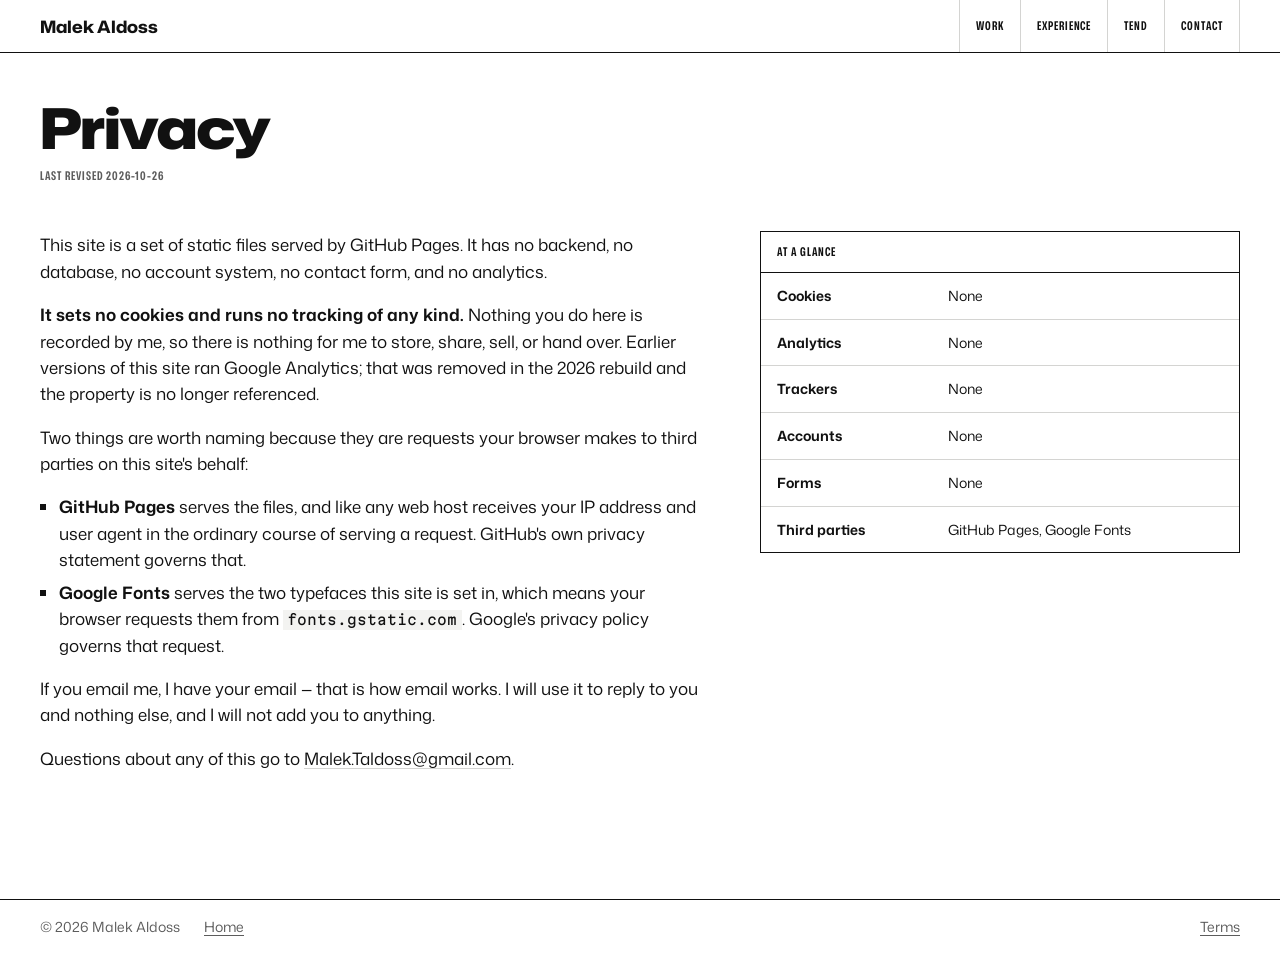
<file: legal/privacy.html>
<!doctype html>
<html lang="en">
<head>
<meta charset="utf-8">
<meta name="viewport" content="width=device-width, initial-scale=1">
<title>Privacy — Malek Aldoss</title>
<meta name="description" content="What this website collects: nothing.">
<link rel="canonical" href="https://www.malekdoss.com/legal/privacy.html">
<meta name="robots" content="noindex, follow">
<meta name="theme-color" content="#ffffff">
<link rel="icon" href="/assets/favicon.svg" type="image/svg+xml">
<link rel="apple-touch-icon" href="/assets/apple-touch-icon.png">
<link rel="preconnect" href="https://fonts.googleapis.com">
<link rel="preconnect" href="https://fonts.gstatic.com" crossorigin>
<link rel="stylesheet" href="https://fonts.googleapis.com/css2?family=Martian+Mono:wght@400;600&family=Mona+Sans:wdth,wght@75..125,400..900&display=swap">
<link rel="stylesheet" href="/assets/site.css">
</head>
<body>

<a class="skip" href="#main">Skip to content</a>

<header class="bar">
  <div class="wrap bar__inner">
    <a class="bar__id" href="/" aria-label="Malek Aldoss, home">
      Malek Aldoss
    </a>
    <nav class="bar__nav" aria-label="Site">
      <a href="/#work">Work</a>
      <a class="nav-opt" href="/#experience">Experience</a>
      <a href="/tend.html">Tend</a>
      <a href="/#contact">Contact</a>
    </nav>
  </div>
</header>

<main id="main" class="wrap">
  <div class="page-head">
    <h1>Privacy</h1>
    <p class="label muted">Last revised 2026-10-26</p>
  </div>

  <div class="dsec" style="padding-top:var(--s7)">
    <div class="cols">
      <div class="prose">
        <p>This site is a set of static files served by GitHub Pages. It has no backend, no
        database, no account system, no contact form, and no analytics.</p>
        <p><strong>It sets no cookies and runs no tracking of any kind.</strong> Nothing you do
        here is recorded by me, so there is nothing for me to store, share, sell, or hand over.
        Earlier versions of this site ran Google Analytics; that was removed in the 2026 rebuild
        and the property is no longer referenced.</p>
        <p>Two things are worth naming because they are requests your browser makes to third
        parties on this site's behalf:</p>
        <ul>
          <li><strong>GitHub Pages</strong> serves the files, and like any web host receives your
          IP address and user agent in the ordinary course of serving a request. GitHub's own
          privacy statement governs that.</li>
          <li><strong>Google Fonts</strong> serves the two typefaces this site is set in, which
          means your browser requests them from <code>fonts.gstatic.com</code>. Google's privacy
          policy governs that request.</li>
        </ul>
        <p>If you email me, I have your email — that is how email works. I will use it to reply
        to you and nothing else, and I will not add you to anything.</p>
        <p>Questions about any of this go to
        <a class="lnk" href="mailto:Malek.Taldoss@gmail.com">Malek.Taldoss@gmail.com</a>.</p>
      </div>

      <div class="box">
        <div class="box__head"><h2 class="label">At a glance</h2></div>
        <table class="dt dt--narrow">
          <tbody>
            <tr><th scope="row">Cookies</th><td>None</td></tr>
            <tr><th scope="row">Analytics</th><td>None</td></tr>
            <tr><th scope="row">Trackers</th><td>None</td></tr>
            <tr><th scope="row">Accounts</th><td>None</td></tr>
            <tr><th scope="row">Forms</th><td>None</td></tr>
            <tr><th scope="row">Third parties</th><td>GitHub Pages, Google Fonts</td></tr>
          </tbody>
        </table>
      </div>
    </div>
  </div>
</main>

<footer class="wrap foot">
  <div class="foot__row">
    <span>© <span id="yr">2026</span> Malek Aldoss</span>
    <a href="/">Home</a>
    <a class="foot__push" href="/legal/terms.html">Terms</a>
  </div>
</footer>

<script src="/assets/site.js" defer></script>
</body>
</html>
</file>
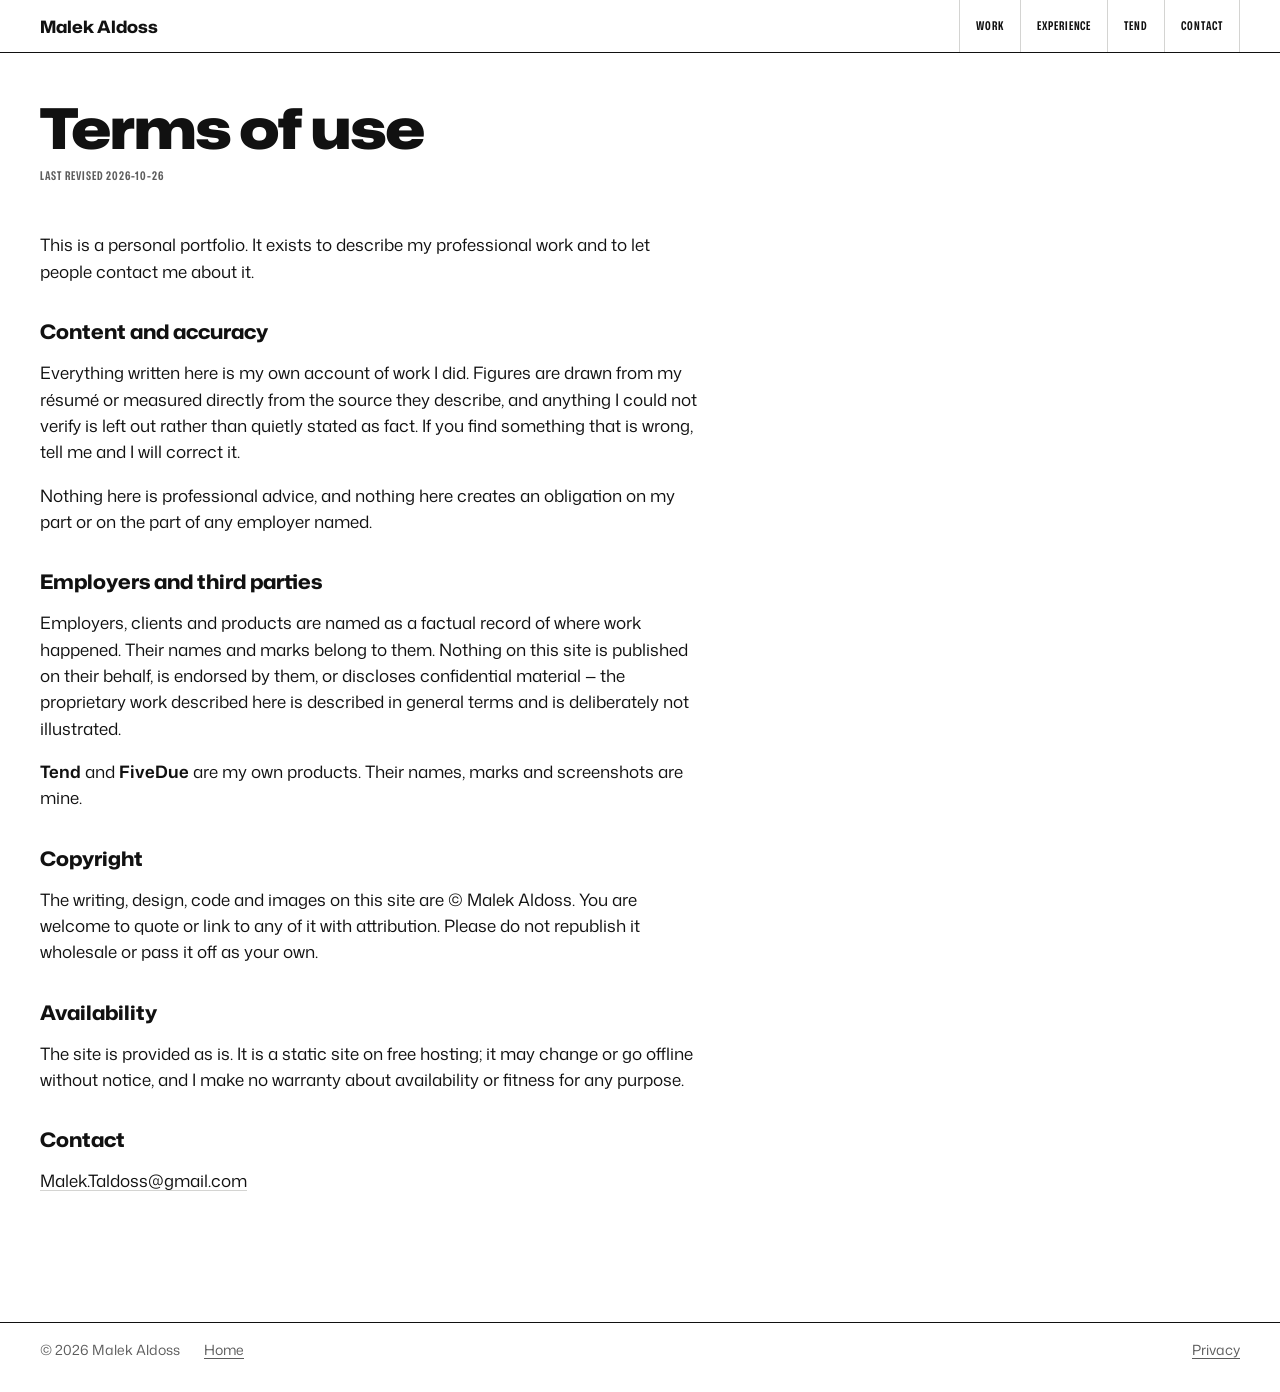
<file: legal/terms.html>
<!doctype html>
<html lang="en">
<head>
<meta charset="utf-8">
<meta name="viewport" content="width=device-width, initial-scale=1">
<title>Terms — Malek Aldoss</title>
<meta name="description" content="Terms of use for malekdoss.com.">
<link rel="canonical" href="https://www.malekdoss.com/legal/terms.html">
<meta name="robots" content="noindex, follow">
<meta name="theme-color" content="#ffffff">
<link rel="icon" href="/assets/favicon.svg" type="image/svg+xml">
<link rel="apple-touch-icon" href="/assets/apple-touch-icon.png">
<link rel="preconnect" href="https://fonts.googleapis.com">
<link rel="preconnect" href="https://fonts.gstatic.com" crossorigin>
<link rel="stylesheet" href="https://fonts.googleapis.com/css2?family=Martian+Mono:wght@400;600&family=Mona+Sans:wdth,wght@75..125,400..900&display=swap">
<link rel="stylesheet" href="/assets/site.css">
</head>
<body>

<a class="skip" href="#main">Skip to content</a>

<header class="bar">
  <div class="wrap bar__inner">
    <a class="bar__id" href="/" aria-label="Malek Aldoss, home">
      Malek Aldoss
    </a>
    <nav class="bar__nav" aria-label="Site">
      <a href="/#work">Work</a>
      <a class="nav-opt" href="/#experience">Experience</a>
      <a href="/tend.html">Tend</a>
      <a href="/#contact">Contact</a>
    </nav>
  </div>
</header>

<main id="main" class="wrap">
  <div class="page-head">
    <h1>Terms of use</h1>
    <p class="label muted">Last revised 2026-10-26</p>
  </div>

  <div class="prose" style="padding-top:var(--s7)">
    <p>This is a personal portfolio. It exists to describe my professional work and to let
    people contact me about it.</p>

    <h2>Content and accuracy</h2>
    <p>Everything written here is my own account of work I did. Figures are drawn from my
    résumé or measured directly from the source they describe, and anything I could not verify
    is left out rather than quietly stated as fact. If you find something that is wrong, tell me
    and I will correct it.</p>
    <p>Nothing here is professional advice, and nothing here creates an obligation on my part or
    on the part of any employer named.</p>

    <h2>Employers and third parties</h2>
    <p>Employers, clients and products are named as a factual record of where work happened.
    Their names and marks belong to them. Nothing on this site is published on their behalf, is
    endorsed by them, or discloses confidential material — the proprietary work described here
    is described in general terms and is deliberately not illustrated.</p>
    <p><strong>Tend</strong> and <strong>FiveDue</strong> are my own products. Their names,
    marks and screenshots are mine.</p>

    <h2>Copyright</h2>
    <p>The writing, design, code and images on this site are © Malek Aldoss. You are welcome to
    quote or link to any of it with attribution. Please do not republish it wholesale or pass it
    off as your own.</p>

    <h2>Availability</h2>
    <p>The site is provided as is. It is a static site on free hosting; it may change or go
    offline without notice, and I make no warranty about availability or fitness for any
    purpose.</p>

    <h2>Contact</h2>
    <p><a class="lnk" href="mailto:Malek.Taldoss@gmail.com">Malek.Taldoss@gmail.com</a></p>
  </div>
</main>

<footer class="wrap foot">
  <div class="foot__row">
    <span>© <span id="yr">2026</span> Malek Aldoss</span>
    <a href="/">Home</a>
    <a class="foot__push" href="/legal/privacy.html">Privacy</a>
  </div>
</footer>

<script src="/assets/site.js" defer></script>
</body>
</html>
</file>
<file: assets/site.css>
/* malekdoss.com
   One stylesheet. White ground, black ink, one ultramarine. Everything sits on a
   square module grid drawn with 1px rules. */

/* ---------- tokens ---------- */
:root {
  color-scheme: light;

  --paper: #ffffff;
  --wash: #f3f3f1;          /* recessed: code, table heads, quiet cells */
  --ink: #111111;
  --ink-2: #5c5c5c;         /* secondary text, 6.7:1 on paper */
  --rule: #d4d4d2;          /* grid lines */
  --accent: #2433ff;        /* ultramarine: the key glyph, live status, primary action */
  --accent-ink: #ffffff;    /* 7.0:1 on accent */
  --accent-wash: #eceeff;

  --f-sans: "Mona Sans", system-ui, -apple-system, "Segoe UI", Roboto, sans-serif;
  --f-mono: "Martian Mono", ui-monospace, "SFMono-Regular", Menlo, Consolas, monospace;

  --t-xs: 0.75rem;
  --t-sm: 0.875rem;
  --t-base: 1.0625rem;
  --t-lg: 1.25rem;
  --t-xl: clamp(1.5rem, 1.1rem + 1.6vw, 2.125rem);
  --t-2xl: clamp(2rem, 1.2rem + 3.4vw, 3.5rem);

  --s1: 4px;  --s2: 8px;  --s3: 12px; --s4: 16px; --s5: 24px;
  --s6: 32px; --s7: 48px; --s8: 64px; --s9: 96px; --s10: 128px;

  --gutter: clamp(16px, 4vw, 40px);
  --max: 1320px;
  --bar-h: 52px;
}

/* ---------- base ---------- */
*, *::before, *::after { box-sizing: border-box; }
html { -webkit-text-size-adjust: 100%; text-size-adjust: 100%; scroll-padding-top: calc(var(--bar-h) + var(--s5)); }
@media (prefers-reduced-motion: no-preference) { html { scroll-behavior: smooth; } }
body {
  margin: 0;
  background: var(--paper);
  color: var(--ink);
  font-family: var(--f-sans);
  font-size: var(--t-base);
  font-stretch: 100%;
  line-height: 1.55;
  font-kerning: normal;
  -webkit-font-smoothing: antialiased;
  text-rendering: optimizeLegibility;
}
img, svg { display: block; max-width: 100%; }
h1, h2, h3, h4, p, ul, ol, dl, dd, figure, blockquote { margin: 0; }
ul, ol { padding: 0; list-style: none; }
a { color: inherit; }
b, strong { font-weight: 650; }
code, kbd {
  font-family: var(--f-mono);
  font-size: 0.82em;
  background: var(--wash);
  padding: 0.08em 0.32em;
  overflow-wrap: anywhere;
}
::selection { background: var(--accent); color: var(--accent-ink); }
:focus-visible { outline: 2px solid var(--accent); outline-offset: 2px; }

.vh {
  position: absolute !important; width: 1px; height: 1px; padding: 0; margin: -1px;
  overflow: hidden; clip: rect(0 0 0 0); white-space: nowrap; border: 0;
}
.skip {
  position: absolute; left: var(--s4); top: -100px; z-index: 100;
  background: var(--accent); color: var(--accent-ink);
  padding: var(--s3) var(--s4); font-weight: 650; text-decoration: none;
}
.skip:focus { top: var(--s4); }

.wrap { width: 100%; max-width: var(--max); margin-inline: auto; padding-inline: var(--gutter); }

/* Small utilitarian label: condensed caps. */
.label {
  font-size: var(--t-xs);
  font-stretch: 75%;
  font-weight: 650;
  letter-spacing: 0.08em;
  text-transform: uppercase;
  line-height: 1.3;
}
.muted { color: var(--ink-2); }

/* Text link */
.lnk {
  text-decoration: underline;
  text-decoration-thickness: 1px;
  text-underline-offset: 0.2em;
  text-decoration-color: var(--rule);
  transition: text-decoration-color 0.15s, color 0.15s;
}
.lnk:hover { color: var(--accent); text-decoration-color: currentColor; }

/* ---------- module grid ----------
   The one structural device: cells share 1px rules. The container's background is
   the rule colour and the gap lets it show through. */
.mod {
  display: grid;
  gap: 1px;
  background: var(--rule);
  border: 1px solid var(--rule);
}
.mod > * { background: var(--paper); min-width: 0; }

/* ---------- top bar ---------- */
.bar {
  position: sticky; top: 0; z-index: 50;
  background: var(--paper);
  border-bottom: 1px solid var(--ink);
}
.bar__inner {
  display: flex; align-items: stretch; height: var(--bar-h);
}
.bar__id {
  display: flex; align-items: center; gap: var(--s3);
  text-decoration: none; padding-right: var(--s4); margin-right: auto;
  font-weight: 750; font-stretch: 112%; letter-spacing: -0.005em; white-space: nowrap;
}
.bar__nav { display: flex; align-items: stretch; }
.bar__nav a {
  display: flex; align-items: center;
  padding-inline: var(--s4);
  border-left: 1px solid var(--rule);
  text-decoration: none;
  font-size: var(--t-xs); font-stretch: 75%; font-weight: 650;
  letter-spacing: 0.08em; text-transform: uppercase; white-space: nowrap;
  transition: background 0.15s, color 0.15s;
}
.bar__nav a:last-child { border-right: 1px solid var(--rule); }
.bar__nav a:hover { background: var(--wash); }
.bar__nav a[aria-current] { background: var(--ink); color: var(--paper); }
@media (max-width: 560px) {
  .bar__nav .nav-opt { display: none; }
  .bar__nav a { padding-inline: var(--s3); }
  .bar__id { padding-right: var(--s2); }
}

/* ---------- name tiles ----------
   Letters set one per square module. The O is a data point. */
.tiles {
  container-type: inline-size;
  display: grid;
  grid-template-columns: repeat(var(--cols, 6), 1fr);
  gap: 1px;
  background: var(--rule);
  border: 1px solid var(--rule);
}
.tile {
  aspect-ratio: 1;
  display: grid; place-items: center;
  background: var(--paper);
  font-size: calc((100cqi - (var(--cols, 6) - 1) * 1px) / var(--cols, 6) * 0.74);
  font-weight: 860;
  font-stretch: 125%;
  line-height: 1;
  text-transform: uppercase;
  user-select: none;
}
.tile__dot {
  width: 54%; aspect-ratio: 1; border-radius: 50%; background: var(--accent);
}
.tile--img img { width: 62%; height: auto; border-radius: 22%; }

/* ---------- buttons ----------
   Square cells. Primary is the one filled ultramarine module per view. */
.btn {
  display: inline-flex; align-items: center; justify-content: space-between; gap: var(--s5);
  min-height: 48px; padding: var(--s3) var(--s4);
  border: 1px solid var(--ink);
  background: var(--paper); color: var(--ink);
  text-decoration: none; font-weight: 650; font-size: var(--t-sm);
  letter-spacing: 0.01em;
  transition: background 0.15s, color 0.15s, border-color 0.15s;
}
.btn:hover { background: var(--ink); color: var(--paper); }
.btn--primary { background: var(--accent); border-color: var(--accent); color: var(--accent-ink); }
.btn--primary:hover { background: var(--ink); border-color: var(--ink); color: var(--paper); }
.actions { display: flex; flex-wrap: wrap; gap: var(--s3); }

/* ---------- status ---------- */
.status {
  display: inline-flex; align-items: center; gap: var(--s2);
  font-size: var(--t-xs); font-stretch: 75%; font-weight: 650;
  letter-spacing: 0.08em; text-transform: uppercase; white-space: nowrap;
}
.status::before {
  content: ""; width: 9px; height: 9px; border-radius: 50%;
  border: 1.5px solid currentColor; flex: none;
}
.status--live { color: var(--accent); }
.status--live::before { background: var(--accent); border-color: var(--accent); }

/* Entrance: the name writes itself once, letter by letter. Content is visible
   without it, and reduced motion skips it entirely. */
@media (prefers-reduced-motion: no-preference) {
  /* Cells stay put; only what is written in them arrives. */
  .writes > * > * { animation: write 360ms cubic-bezier(0.2, 0.7, 0.2, 1) backwards; animation-delay: calc(var(--i, 0) * 35ms); }
}
@keyframes write {
  from { opacity: 0; transform: translateY(6px); }
  to   { opacity: 1; transform: none; }
}

/* ---------- hero ---------- */
.hero { padding-block: var(--s7) var(--s2); }
.hero__grid {
  display: grid; gap: var(--s6);
  grid-template-columns: minmax(0, 7fr) minmax(0, 5fr);
  align-items: stretch;
}
/* Both hero columns stretch to the taller one and pin their first and last blocks to
   its edges, so the tiles' top meets the lede's and the role's bottom meets the links'. */
.hero__id, .hero__side { display: flex; flex-direction: column; justify-content: space-between; gap: var(--s5); }
.hero__role {
  font-size: var(--t-2xl);
  font-weight: 800;
  font-stretch: 112%;
  line-height: 1;
  letter-spacing: -0.015em;
}
.hero__role span { display: block; color: var(--ink-2); font-weight: 600; font-stretch: 100%; font-size: 0.5em; letter-spacing: 0; margin-top: var(--s3); }
.hero__lede { font-size: var(--t-lg); line-height: 1.45; max-width: 36ch; }

@media (max-width: 900px) {
  .hero { padding-top: var(--s5); }
  .hero__grid { grid-template-columns: minmax(0, 1fr); gap: var(--s6); }
}

/* Contact cells */
.links { grid-template-columns: minmax(0, 1fr) minmax(0, 1fr); }
.links li:first-child { grid-column: 1 / -1; }
.links a {
  display: flex; flex-direction: column; justify-content: space-between; gap: var(--s5);
  min-height: 84px; padding: var(--s3) var(--s4);
  text-decoration: none;
  transition: background 0.15s, color 0.15s;
}
.links a:hover { background: var(--ink); color: var(--paper); }
.links a.is-primary { background: var(--accent); color: var(--accent-ink); }
.links a.is-primary:hover { background: var(--ink); }
.links__v { font-weight: 650; font-size: var(--t-base); overflow-wrap: anywhere; line-height: 1.25; }
.links a.is-primary .links__v { font-size: var(--t-lg); }

/* ---------- sections ---------- */
.sec { padding-top: var(--s9); }
.sec__head {
  display: grid; grid-template-columns: auto 1fr auto; align-items: baseline; gap: var(--s4);
  border-top: 2px solid var(--ink);
  padding-top: var(--s3);
  margin-bottom: var(--s6);
}
.sec__n { font-family: var(--f-mono); font-size: var(--t-xs); color: var(--accent); font-weight: 600; }
.sec__title { font-size: var(--t-xl); font-weight: 780; font-stretch: 112%; letter-spacing: -0.01em; line-height: 1.1; }
.sec__meta { color: var(--ink-2); text-align: right; }
.sec__meta:empty { display: none; }
@media (max-width: 560px) {
  .sec { padding-top: var(--s8); }
  .sec__head { grid-template-columns: auto 1fr; }
  .sec__meta { grid-column: 1 / -1; text-align: left; }
}

/* ---------- projects ---------- */
.projs { display: grid; gap: var(--s8); }
.proj__head {
  display: flex; align-items: center; flex-wrap: wrap;
  gap: var(--s3) var(--s4);
  margin-bottom: var(--s4);
}
.proj__icon { width: 44px; height: 44px; border-radius: 22%; }
.proj__name { font-size: var(--t-2xl); font-weight: 860; font-stretch: 125%; line-height: 0.95; letter-spacing: -0.01em; text-transform: uppercase; }
.proj__meta { display: flex; gap: var(--s4); align-items: center; flex-wrap: wrap; margin-left: auto; }
.proj__body {
  display: grid; gap: var(--s6);
  grid-template-columns: minmax(0, 7fr) minmax(0, 5fr);
  margin-top: var(--s5);
  align-items: start;
}
.proj__lede { font-size: var(--t-lg); line-height: 1.45; max-width: 46ch; }
.proj__lede + .actions { margin-top: var(--s5); }
@media (max-width: 900px) {
  .proj__body { grid-template-columns: minmax(0, 1fr); }
}
@media (max-width: 560px) {
  .proj__meta { margin-left: 0; flex-basis: 100%; }
}

/* Facts: number over label, in cells */
.facts { grid-template-columns: repeat(2, minmax(0, 1fr)); }
.facts > div { padding: var(--s3) var(--s4) var(--s4); display: flex; flex-direction: column-reverse; justify-content: flex-end; gap: var(--s1); }
.facts dt { color: var(--ink-2); font-size: var(--t-sm); line-height: 1.3; }
.facts dd { font-size: var(--t-xl); font-weight: 780; font-stretch: 112%; line-height: 1.05; font-variant-numeric: tabular-nums; letter-spacing: -0.01em; }

/* ---------- ledger (experience, education) ---------- */
.ledger { width: 100%; border-collapse: collapse; font-size: var(--t-base); table-layout: fixed; }
/* Shared columns, so Experience and Education line up with each other. */
.ledger .c-when { width: 8.5rem; }
.ledger .c-where { width: 24%; }
.ledger .c-role { width: 24%; }
.ledger th, .ledger td { text-align: left; vertical-align: top; padding: var(--s4) var(--s4) var(--s4) 0; border-bottom: 1px solid var(--rule); }
.ledger thead th { padding-block: 0 var(--s3); border-bottom: 1px solid var(--ink); color: var(--ink-2); }
.ledger tbody th { font-weight: 650; }
.ledger .when { white-space: nowrap; font-variant-numeric: tabular-nums; color: var(--ink-2); }
.ledger .role { color: var(--ink-2); }
.ledger td:last-child, .ledger th:last-child { padding-right: 0; }
.ledger .what { max-width: 52ch; }
@media (max-width: 760px) {
  /* Rows become stacked cards; the shared desktop columns must not apply. */
  .ledger, .ledger tbody { display: block; }
  .ledger colgroup { display: none; }
  .ledger thead { position: absolute; width: 1px; height: 1px; overflow: hidden; clip: rect(0 0 0 0); }
  .ledger tr { display: grid; grid-template-columns: minmax(0, 1fr) auto; column-gap: var(--s4); padding: var(--s4) 0; border-bottom: 1px solid var(--rule); }
  .ledger th, .ledger td { display: block; padding: 0; border: 0; }
  .ledger .when { grid-column: 2; grid-row: 1; width: auto; text-align: right; }
  .ledger tbody th { grid-column: 1; grid-row: 1; }
  .ledger .role, .ledger .what { grid-column: 1 / -1; }
  .ledger .what { margin-top: var(--s2); }
  .ledger .what:empty { display: none; }
}

/* ---------- toolkit ---------- */
.kit { grid-template-columns: repeat(3, minmax(0, 1fr)); }
.kit > div { padding: var(--s4); display: grid; gap: var(--s3); align-content: start; }
.kit p { font-size: var(--t-sm); line-height: 1.5; }
.kit .is-key .label { color: var(--accent); }
@media (max-width: 900px) { .kit { grid-template-columns: repeat(2, minmax(0, 1fr)); } }
@media (max-width: 480px) { .kit { grid-template-columns: minmax(0, 1fr); } }

.twocol { display: grid; grid-template-columns: minmax(0, 1fr) minmax(0, 1fr); gap: var(--s7); align-items: start; }
@media (max-width: 900px) { .twocol { grid-template-columns: minmax(0, 1fr); gap: var(--s8); } }
.sub { margin-bottom: var(--s4); }

/* ---------- contact ---------- */
.contact__big {
  display: block;
  padding: var(--s5);
  background: var(--accent); color: var(--accent-ink);
  text-decoration: none;
  transition: background 0.15s;
}
.contact__big:hover { background: var(--ink); }
.contact__addr {
  font-size: clamp(1.35rem, 0.5rem + 3.6vw, 3.25rem);
  font-weight: 800; font-stretch: 112%; letter-spacing: -0.015em; line-height: 1.05;
  overflow-wrap: anywhere;
}
.contact__row { grid-template-columns: minmax(0, 1fr) minmax(0, 1fr); border-top: 0; }
.contact__row a { display: flex; justify-content: space-between; align-items: center; padding: var(--s4); text-decoration: none; font-weight: 650; transition: background 0.15s, color 0.15s; }
.contact__row a:hover { background: var(--ink); color: var(--paper); }
.contact__row span:last-child { color: inherit; opacity: 0.6; font-weight: 500; }

/* ---------- footer ---------- */
.foot { margin-top: var(--s10); border-top: 1px solid var(--ink); }
.foot__row {
  display: flex; flex-wrap: wrap; gap: var(--s2) var(--s5); align-items: center;
  padding-block: var(--s4) var(--s6);
  font-size: var(--t-sm); color: var(--ink-2);
}
.foot__row a { color: inherit; text-underline-offset: 0.2em; }
.foot__row a:hover { color: var(--accent); }
.foot__push { margin-left: auto; }
@media (max-width: 560px) { .foot__push { margin-left: 0; } }

/* =========================================================================
   Reading pages (the Tend case study, legal, 404)
   ========================================================================= */

.doc-head { padding-block: var(--s7) var(--s6); }
.doc-head__grid {
  display: grid; gap: var(--s6) var(--s7);
  grid-template-columns: minmax(0, 5fr) minmax(0, 7fr);
  align-items: stretch;
}
.doc-head__id, .doc-head__side { display: flex; flex-direction: column; justify-content: space-between; gap: var(--s5); }
.doc-head .tiles { --cols: 3; max-width: 440px; }
.doc-head__kicker { display: flex; flex-wrap: wrap; gap: var(--s2) var(--s5); align-items: center; }
.doc-head__lede { font-size: var(--t-lg); line-height: 1.5; max-width: 52ch; }
.doc-head__lede p + p { margin-top: var(--s4); }
@media (max-width: 900px) { .doc-head__grid { grid-template-columns: minmax(0, 1fr); } }

/* Contents: numbered cells */
.toc { grid-template-columns: repeat(5, minmax(0, 1fr)); margin-top: var(--s6); }
.toc a {
  display: flex; flex-direction: column; gap: var(--s2);
  padding: var(--s3) var(--s4) var(--s4);
  min-height: 92px;
  text-decoration: none; font-weight: 600; font-size: var(--t-sm); line-height: 1.3;
  transition: background 0.15s, color 0.15s;
}
.toc a span { font-family: var(--f-mono); font-size: var(--t-xs); color: var(--accent); font-weight: 600; }
.toc a:hover { background: var(--ink); color: var(--paper); }
.toc a:hover span { color: var(--paper); }
.toc a.is-key { background: var(--accent-wash); }
@media (max-width: 900px) { .toc { grid-template-columns: repeat(2, minmax(0, 1fr)); } .toc a { min-height: 0; } }

/* Section head inside a reading page */
.dsec { padding-top: var(--s9); }
.dsec__head {
  display: grid; grid-template-columns: auto 1fr auto; align-items: baseline; gap: var(--s4);
  border-top: 2px solid var(--ink); padding-top: var(--s3); margin-bottom: var(--s6);
}
.dsec__n { font-family: var(--f-mono); font-size: var(--t-xs); font-weight: 600; color: var(--accent); }
.dsec__title { font-size: var(--t-xl); font-weight: 780; font-stretch: 112%; letter-spacing: -0.01em; line-height: 1.1; }
.dsec__src { font-family: var(--f-mono); font-size: var(--t-xs); color: var(--ink-2); text-align: right; overflow-wrap: anywhere; }
@media (max-width: 560px) {
  .dsec { padding-top: var(--s8); }
  .dsec__head { grid-template-columns: auto 1fr; }
  .dsec__src { grid-column: 1 / -1; text-align: left; }
}

.cols { display: grid; gap: var(--s6) var(--s7); grid-template-columns: minmax(0, 7fr) minmax(0, 5fr); align-items: start; }
.cols--even { grid-template-columns: minmax(0, 1fr) minmax(0, 1fr); }
@media (max-width: 960px) { .cols, .cols--even { grid-template-columns: minmax(0, 1fr); } }

.prose { max-width: 66ch; }
.prose p, .prose ul, .prose ol { margin-bottom: 1em; }
.prose > :last-child { margin-bottom: 0; }
.prose ul { padding-left: 1.1em; list-style: square; }
.prose li + li { margin-top: 0.4em; }
.prose h2 { font-size: var(--t-lg); font-weight: 750; font-stretch: 112%; margin: var(--s6) 0 var(--s3); }
.prose--lead { margin-bottom: var(--s6); }

.quote {
  border-block: 1px solid var(--ink);
  padding-block: var(--s4);
  font-size: var(--t-xl); font-weight: 780; font-stretch: 112%; line-height: 1.15; letter-spacing: -0.01em;
}

/* Small caption text under tables and figures */
.note { font-size: var(--t-sm); line-height: 1.55; color: var(--ink-2); max-width: 72ch; }
.note--pad { padding: var(--s3) var(--s4); border-top: 1px solid var(--rule); }
.mt-3 { margin-top: var(--s3); }
.mt-5 { margin-top: var(--s5); }
.mt-6 { margin-top: var(--s6); }

/* Data table */
.box { border: 1px solid var(--ink); background: var(--paper); }
.box__head {
  display: flex; justify-content: space-between; align-items: baseline; gap: var(--s4);
  padding: var(--s3) var(--s4);
  border-bottom: 1px solid var(--ink);
}
.dt { width: 100%; border-collapse: collapse; font-size: var(--t-sm); }
.dt th, .dt td { text-align: left; vertical-align: top; padding: var(--s3) var(--s4); border-bottom: 1px solid var(--rule); }
.dt tbody tr:last-child > * { border-bottom: 0; }
.dt thead th { background: var(--wash); font-size: var(--t-xs); font-stretch: 75%; font-weight: 650; letter-spacing: 0.08em; text-transform: uppercase; color: var(--ink-2); }
.dt tbody th { font-weight: 650; }
.dt .num { text-align: right; font-variant-numeric: tabular-nums; white-space: nowrap; font-weight: 650; }
.dt .was { color: var(--ink-2); font-weight: 400; }
.dt .i { width: 2.5rem; font-family: var(--f-mono); font-size: var(--t-xs); color: var(--ink-2); }
.dt .d { color: var(--ink-2); }
.dt tr.is-key > :first-child { box-shadow: inset 3px 0 0 var(--accent); }
.dt tr.is-key .i, .dt tr.is-key .num { color: var(--accent); }
.dt code { font-size: 0.86em; }
.scroll-x { overflow-x: auto; -webkit-overflow-scrolling: touch; }
.scroll-x > .dt { min-width: 520px; }
.scroll-x > .dt.dt--narrow { min-width: 0; }

/* Figure */
.fig { border: 1px solid var(--ink); background: var(--paper); }
.fig__cap { padding: var(--s3) var(--s4); border-top: 1px solid var(--ink); font-size: var(--t-sm); color: var(--ink-2); }
.fig svg { width: 100%; height: auto; }
.fig__pad { padding: var(--s5) var(--s4); }

/* Incident */
.alert { border: 2px solid var(--accent); }
.alert__head {
  display: flex; justify-content: space-between; align-items: center; gap: var(--s4); flex-wrap: wrap;
  padding: var(--s3) var(--s4);
  background: var(--accent); color: var(--accent-ink);
}
.alert__head h3 { font-size: var(--t-base); font-weight: 700; }
.alert__head code { background: transparent; color: inherit; padding: 0; font-size: 0.9em; }
.alert__head .status { color: var(--accent-ink); }
.alert__head .status::before { background: var(--accent-ink); border-color: var(--accent-ink); }
.alert__body { padding: var(--s5) var(--s4); }

/* Cards (four checks, etc.) */
.cards { grid-template-columns: repeat(4, minmax(0, 1fr)); }
.cards > div { padding: var(--s4); display: grid; gap: var(--s3); align-content: start; }
.cards h3 { font-family: var(--f-mono); font-size: var(--t-sm); font-weight: 600; }
.cards p { font-size: var(--t-sm); line-height: 1.5; color: var(--ink-2); }
@media (max-width: 1000px) { .cards { grid-template-columns: repeat(2, minmax(0, 1fr)); } }
@media (max-width: 520px) { .cards { grid-template-columns: minmax(0, 1fr); } }

/* Tend's eight words. Product data, ported verbatim from the app. */
.spectrum { border: 1px solid var(--ink); }
.spectrum__row {
  display: grid; grid-template-columns: 2.25rem minmax(0, 1.2fr) minmax(0, 1fr) auto;
  align-items: stretch; border-bottom: 1px solid var(--rule); font-size: var(--t-sm);
}
.spectrum__row:last-child { border-bottom: 0; }
.spectrum__row > span { padding: var(--s3) var(--s3); display: flex; align-items: center; }
.spectrum__i { font-family: var(--f-mono); font-size: var(--t-xs); color: var(--ink-2); justify-content: center; }
.spectrum__band { font-weight: 700; }
.spectrum__terr { color: var(--ink-2); }
.spectrum__hex { font-family: var(--f-mono); font-size: var(--t-xs); color: var(--ink-2); }
.spectrum__row--off { border-top: 1px dashed var(--ink-2); }
@media (max-width: 480px) { .spectrum__hex { display: none; } .spectrum__row { grid-template-columns: 2rem minmax(0, 1.2fr) minmax(0, 1fr); } }

.cal { display: grid; grid-template-columns: repeat(7, 1fr); gap: 3px; max-width: 340px; }
.cal i { aspect-ratio: 1; background: var(--wash); }
.calkey { display: flex; flex-wrap: wrap; gap: var(--s2) var(--s4); margin-top: var(--s4); font-size: var(--t-xs); color: var(--ink-2); }
.calkey span { display: inline-flex; align-items: center; gap: var(--s2); }
.calkey b { width: 12px; height: 12px; display: inline-block; }

/* Legal and 404 */
.page-head { padding-block: var(--s7) 0; }
.page-head h1 { font-size: var(--t-2xl); font-weight: 860; font-stretch: 125%; line-height: 0.98; letter-spacing: -0.015em; }
.page-head p { margin-top: var(--s3); }

@media print {
  .bar, .skip, .actions, .foot__push { display: none !important; }
  .writes > * > * { animation: none !important; }
  body { font-size: 11pt; }
  a { text-decoration: none; }
}
</file>
